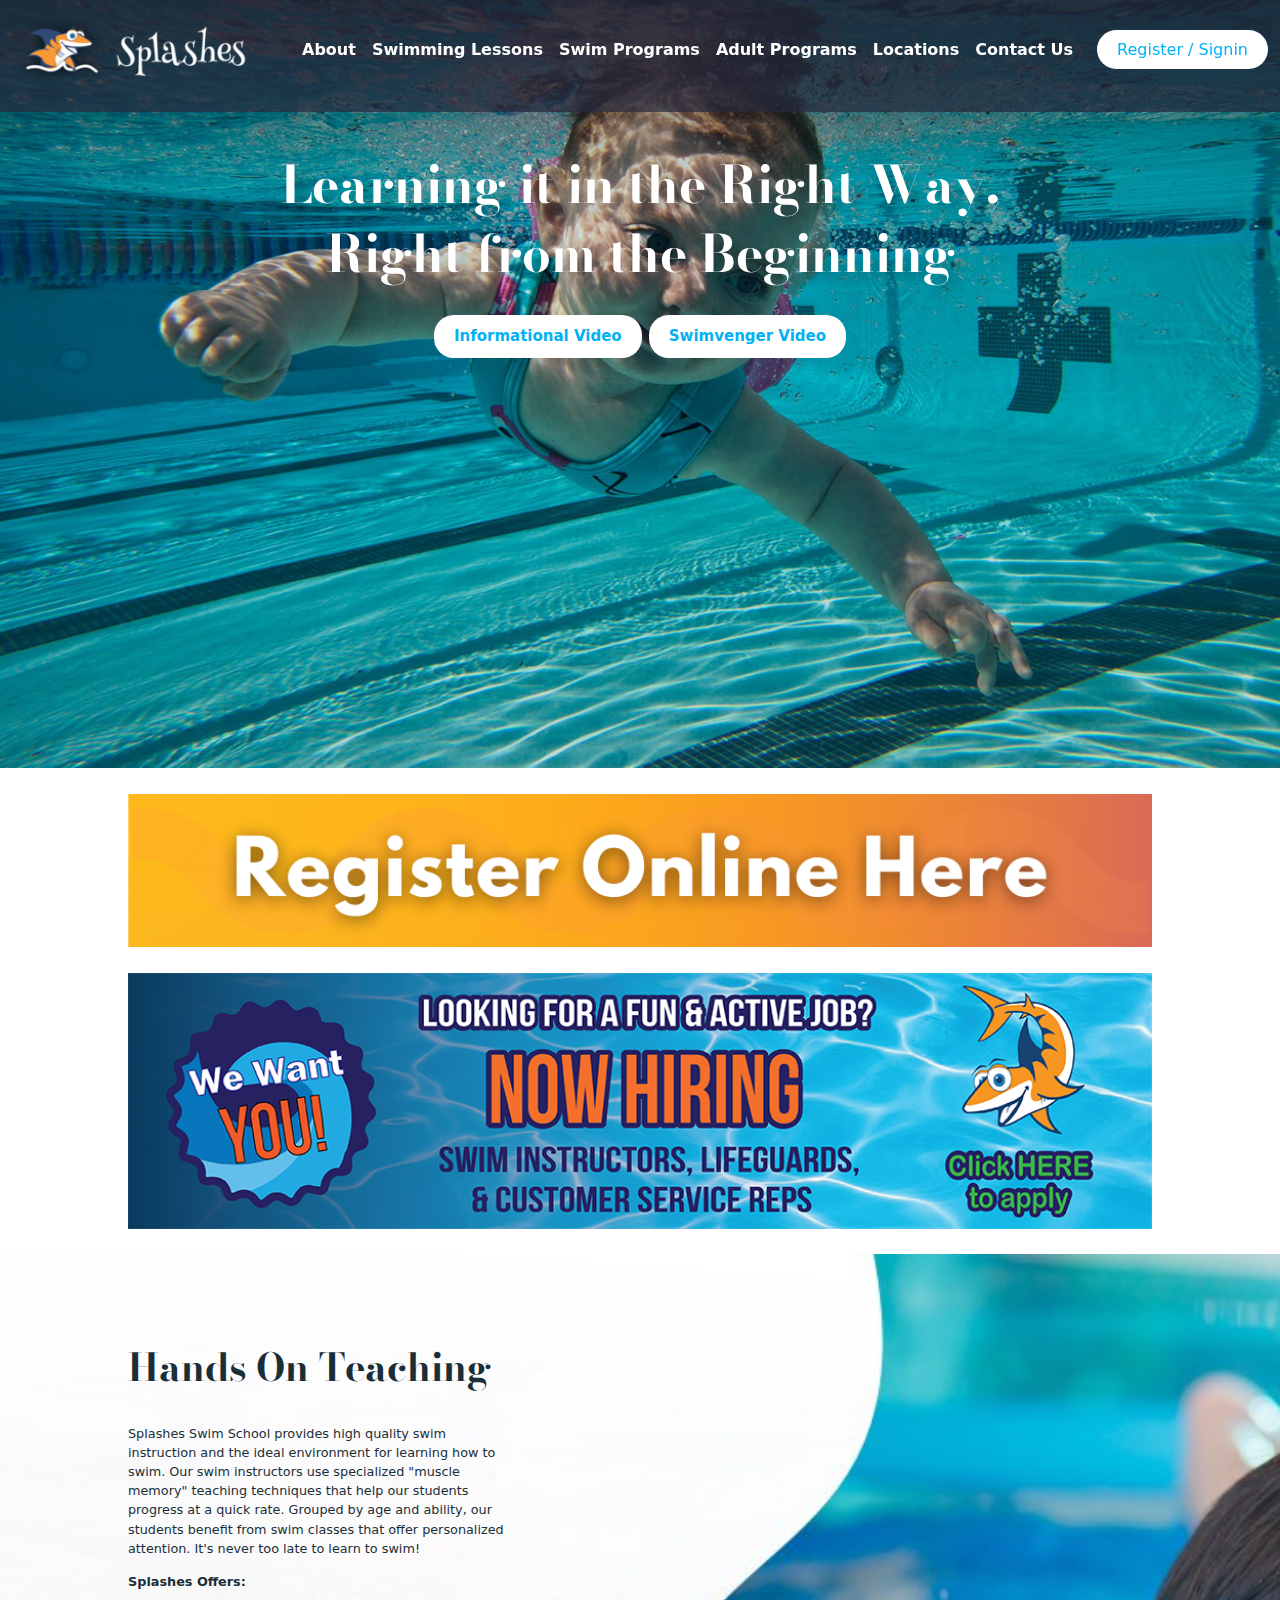
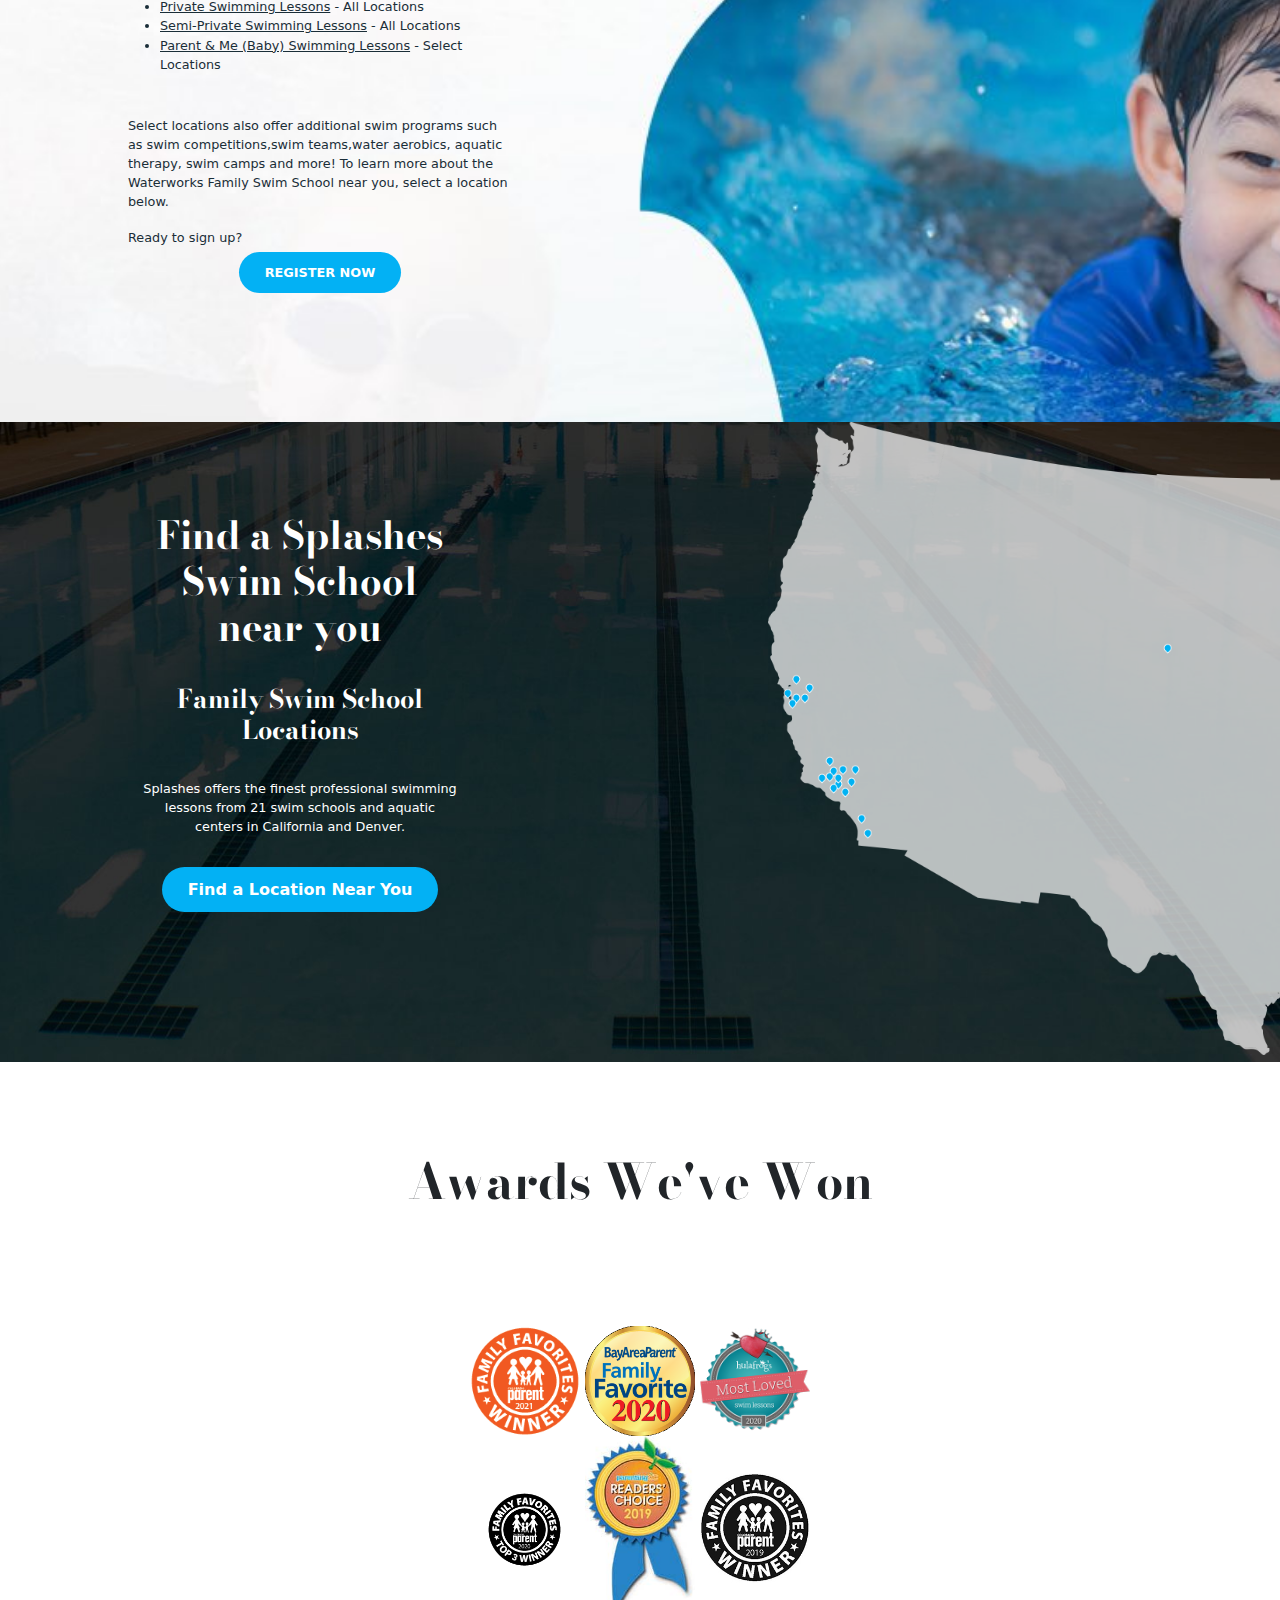
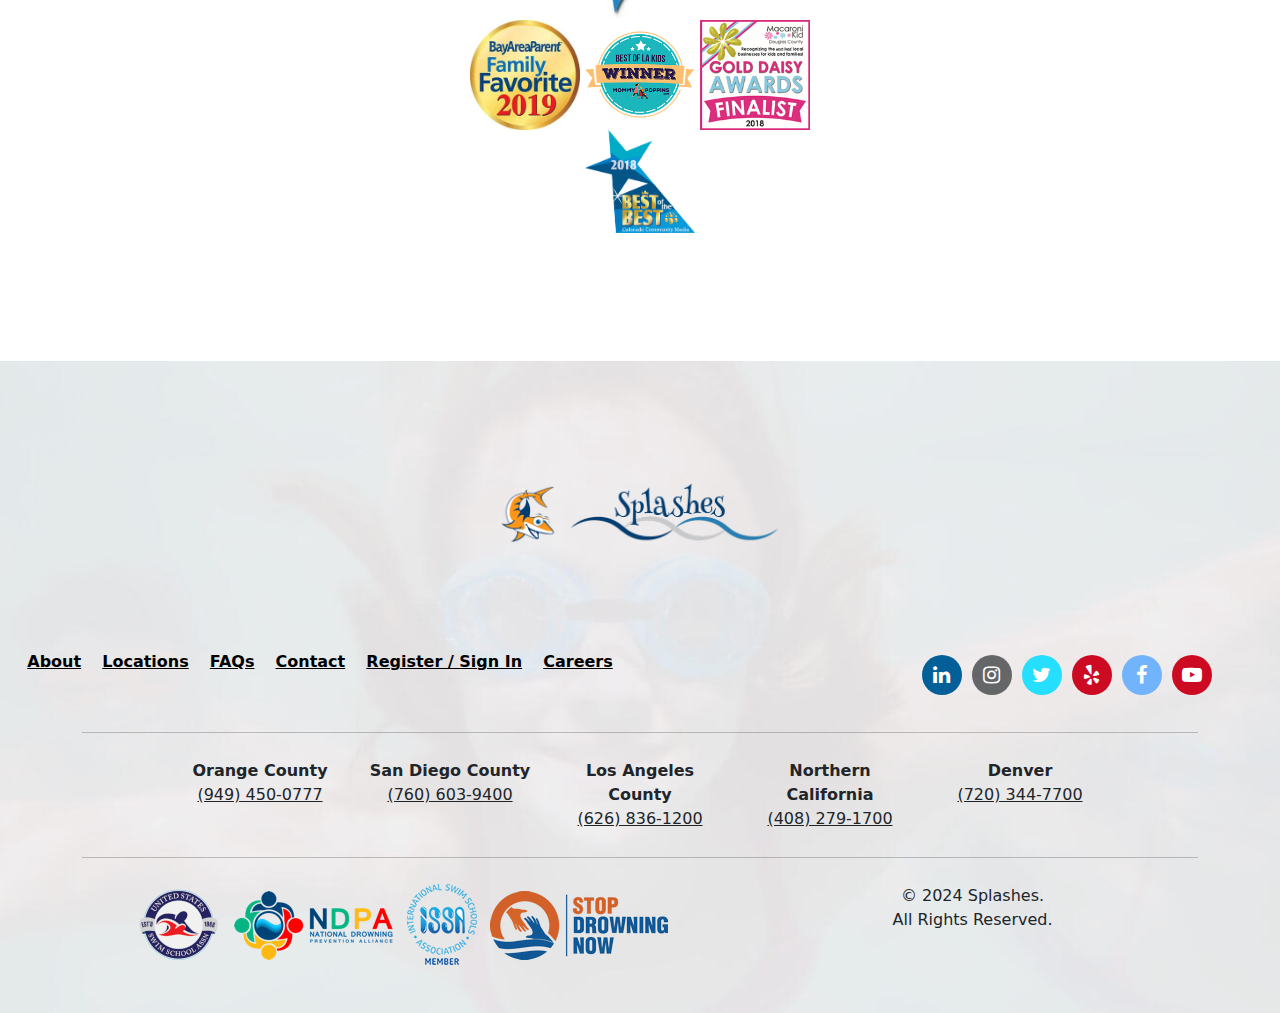
<file: index.html>
<!DOCTYPE html>
<html lang="en">
<head>
    <meta charset="UTF-8">
    <meta name="viewport" content="width=device-width, initial-scale=1.0">
    <title>Homepage</title>
    <!-- Font Awesome -->
    <link rel="stylesheet" href="https://cdnjs.cloudflare.com/ajax/libs/font-awesome/4.7.0/css/font-awesome.min.css">
    <link href="https://cdn.jsdelivr.net/npm/bootstrap@5.3.3/dist/css/bootstrap.min.css" rel="stylesheet">
    <link rel="stylesheet" href="css/style.css">
    <style>

        /* awards-we-won */
          #awards-we-won img {
          width: 110px; /* Adjust the width as per your design */
          height: auto; /* Maintain aspect ratio */
        }
          #awards-we-won {
          text-align: center; /* Center align all content inside the awards-we-won container */
          margin-bottom: 10vw;
        }
          #awards-we-won h1{
            font-size: 3.8vw;
            font-family: Bodoni Moda;
            font-weight: bold;
            padding-bottom: 2vw;
            margin: 7vw auto;
          }

    </style>
</head>
<body id="home">
  <header class="sticky-top">
    <nav class="navbar navbar-expand-xl nav-color" data-bs-theme="dark">
        <div class="container-fluid">
          <a class="navbar-brand" href="index.html">
            <img src="./assets/Graphics/logo-small-2.png" alt="logo splashes" class="img-fluid">
          </a>
          <button class="navbar-toggler" type="button" data-bs-toggle="collapse" data-bs-target="#navbarSupportedContent" aria-controls="navbarSupportedContent" aria-expanded="false" aria-label="Toggle navigation">
            <span class="navbar-toggler-icon"></span>
          </button>
          <div class="collapse navbar-collapse" id="navbarSupportedContent">
            <ul class="navbar-nav mx-auto mb-2 mb-xl-0">
              <li class="nav-item">
                <a class="nav-link" aria-current="page" href="about.html">About</a>
              </li>
              <li class="nav-item">
                <a class="nav-link" href="swimmingLessons.html">Swimming Lessons</a>
              </li>
              <li class="nav-item">
                <a class="nav-link" href="swimmingProgram.html">Swim Programs</a>
              </li>
              <li class="nav-item">
                <a class="nav-link" href="adult_program.html">Adult Programs</a>
              </li>
              <li class="nav-item dropdown">
                <a id="locationLink" class="nav-link dropdown-toggle" role="button" aria-expanded="false">
                  Locations
                </a>
                <div class="dropdown-menu">
                  <div class="row">
                    <div class="col-xl-4 col-6">
                      <h6 class="dropdown-header">Orange County</h6>
                      <a class="dropdown-item" href="#">Anaheim Hills @ LA Fitness</a>
                      <a class="dropdown-item" href="#">Huntington Beach</a>
                      <a class="dropdown-item" href="#">Irvine</a>
                      <a class="dropdown-item" href="#">Yorba Linda @ LA Fitness</a>
                    </div>
                    <div class="col-xl-4 col-6">
                      <h6 class="dropdown-header">San Gabriel Valley</h6>
                      <a class="dropdown-item" href="#">Alhambra-Fremont @ LA Fitness</a>
                      <a class="dropdown-item" href="#">Arcadia @ LA Fitness</a>
                      <a class="dropdown-item" href="#">Diamond Bar @ LA Fitness</a>
                      <a class="dropdown-item" href="#">Pasadena</a>
                      <a class="dropdown-item" href="#">West Covina @ LA Fitness</a>
                    </div>
                    <div class="col-xl-4 col-6">
                      <h6 class="dropdown-header">Silicon Valley</h6>
                      <a class="dropdown-item" href="#">North San Jose @ City Sports Club</a>
                      <a class="dropdown-item" href="#">San Jose-Almaden @ City Sports Club</a>
                      <a class="dropdown-item" href="#">San Jose-Bascom</a>
                      <a class="dropdown-item" href="#">San Jose-Blossom Hill @ City Sports Club</a>
                      <a class="dropdown-item" href="#">Sunnyvale @ City Sports Club</a>
                    </div>
                    <div class="col-xl-4 col-6">
                      <h6 class="dropdown-header">San Diego County</h6>
                      <a class="dropdown-item" href="#">Carlsbad</a>
                      <a class="dropdown-item" href="#">Poway @ LA Fitness</a>
                    </div>
                    <div class="col-xl-4 col-6">
                      <h6 class="dropdown-header">Los Angeles County</h6>
                      <a class="dropdown-item" href="#">Culver City @ LA Fitness</a>
                      <a class="dropdown-item" href="#">Harbor City @ LA Fitness</a>
                    </div>
                    <div class="col-xl-4 col-6">
                      <h6 class="dropdown-header">Alameda County</h6>
                      <a class="dropdown-item" href="#">Hayward @ City Sports Club</a>
                    </div>
                    <div class="col-xl-4 col-6">
                      <h6 class="dropdown-header">San Francisco</h6>
                      <a class="dropdown-item" href="#">San Francisco-20th Avenue @ City Sports Club</a>
                    </div>
                    <div class="col-xl-4 col-6">
                      <h6 class="dropdown-header">Denver</h6>
                      <a class="dropdown-item" href="#">Highlands Ranch</a>
                    </div>
                  </div>
                </div>
              </li>
              <li class="nav-item">
                <a class="nav-link" href="contact.html">Contact Us</a>
              </li>
            </ul>
            <div class="signin-signup">
                <a href="#" class="btn-white text-decoration-none" data-bs-toggle="modal" data-bs-target="#regSigin">Register / Signin</a>
            </div>
          </div>
        </div>
      </nav>
</header>





    <main>
        <div class="background-image">
            <div id="home_slogan">
                <h1>Learning it in the Right Way,</h1>
                <h1>Right from the Beginning</h1>
            </div>
            <div class="container" id="home_button2">
                  <a href="#" class="btn-white text-decoration-none">Informational Video</a>
                  <a href="#" class="btn-white text-decoration-none">Swimvenger Video</a>
            </div>
        </div>

        <div id="ads-banner">
          <img src="assets/images/register-online-here-banner.png" alt="register-online-here-banner">
          <img src="assets/images/ww-site-hiring-banner-resized.png" alt="ww-site-hiring-banner-resized">
        </div>

        <div id="hands-on-teaching">
          <div id="words-container">
            <h1>Hands On Teaching</h1>
            <p>Splashes Swim School provides high quality swim
              instruction and the ideal environment for learning
              how to swim. Our swim instructors use specialized
              "muscle memory" teaching techniques that help our
              students progress at a quick rate. Grouped by age
              and ability, our students benefit from swim classes
              that offer personalized attention. It's never too late to
              learn to swim!
              </p>
            <h3>Splashes Offers:</h3>
            <ul>
              <li><a href="#">Private Swimming Lessons</a> - All Locations</li>
              <li><a href="#">Semi-Private Swimming Lessons</a> - All Locations</li>
              <li><a href="#">Parent & Me (Baby) Swimming Lessons</a> - Select Locations</li>
            </ul>
            <p>Select locations also offer additional swim programs
              such as swim competitions,swim teams,water
              aerobics, aquatic therapy, swim camps and more! To
              learn more about the Waterworks Family Swim
              School near you, select a location below.
              </p>
            <p>Ready to sign up?</p>
            <div class="register-now">
              <a href="#" class="btn-blue text-decoration-none">REGISTER NOW</a>
            </div>
          </div>
        </div>

        <div class="container-fluid" id="our-location">
          <div id="words-container2">
            <h1>Find a Splashes Swim School near you</h1>
            <h3>Family Swim School Locations</h3>
            <p>Splashes offers the finest professional swimming
              lessons from 21 swim schools and aquatic centers in
              California and Denver.
              </p>
              <div class="find-location">
                <a href="#" class="btn-blue text-decoration-none">Find a Location Near You</a>
              </div>
          </div>
          <div id="location-map">
            <img src="assets/images/home-our-locations-map.png" alt="home-our-locations-map">
          </div>
        </div>

        <div class="container" id="awards-we-won">
          <h1>Awards We've Won</h1>
          <div class="row">
              <div class="col-sm-1 col-4"></div>
              <div class="col-sm-10 col-4">
                  <img src="assets/images/awards/colorado-parenting-family-fav2021.png" alt="colorado-parenting-family-fav2021.png">
                  <img src="assets/images/awards/bay-area-parent-gold2020.png" alt="bay-area-parent-gold2020.png">
                  <img src="assets/images/awards/mla-swim-lessons-winner-2020-250x250.png" alt="mla-swim-lessons-winner-2020-250x250.png">
              </div>
              <div class="col-sm-1 col-4"></div>
              <div class="col-sm-1 col-4">
              </div>
              <div class="col-sm-10 col-4">
                  <img src="assets/images/awards/colorado-parenting-family-fav2020.png" alt="colorado-parenting-family-fav2020.png">
                  <img src="assets/images/awards/website-parenting-oc-2019.jpeg" alt="website-parenting-oc-2019.jpeg">
                  <img src="assets/images/awards/colorado-parenting-family-fav2019.jpeg" alt="colorado-parenting-family-fav2019.jpeg">
              </div>
              <div class="col-sm-1 col-4"></div>
              <div class="col-sm-1 col-4"></div>
              <div class="col-sm-10 col-4">
                 <img src="assets/images/awards/bay-area-parent-2019.jpeg" alt="bay-area-parent-2019.jpeg">
                 <img src="assets/images/awards/best-of-la-kids-winner.jpeg" alt="best-of-la-kids-winner.jpeg">
                 <img src="assets/images/awards/gold-daisy-award-finalist-2018.jpeg" alt="gold-daisy-award-finalist-2018.jpeg">
              </div>
              <div class="col-sm-1 col-4"></div>
              <div class="col-sm-1 col-4"></div>
              <div class="col-sm-10 col-4">
                  <img src="assets/images/awards/best-of-the-best-2018.jpeg" alt="best-of-the-best-2018.jpeg">
              </div>
          </div>
      </div>
    </main>






    <footer class="container-fluid">
        <div id="splashes" class="d-flex justify-content-center align-items-center">
            <img src="assets/images/wave-small.png" alt="wave-small">
        </div>
        
        <div class="row">
            <div class="col-xl-6 text-center mb-3">
                <a href="#" class="page_link p-2">About</a>
                <a href="#" class="page_link p-2">Locations</a>
                <a href="#" class="page_link p-2">FAQs</a>
                <a href="#" class="page_link p-2">Contact</a>
                <a href="#" class="page_link p-2">Register / Sign In</a>
                <a href="#" class="page_link p-2">Careers</a>
            </div>
            <div class="col-xl-2"></div>
            <div class="col-xl-4 social mb-3">
                <a href="#" class="fa fa-linkedin"></a>
                <a href="#" class="fa fa-instagram"></a>
                <a href="#" class="fa fa-twitter"></a>
                <a href="#" class="fa fa-yelp"></a>
                <a href="#" class="fa fa-facebook"></a>
                <a href="#" class="fa fa-youtube-play"></a>
            </div>
        </div>
        
        <div class="container contacts">
            <hr>
            <div class="row justify-content-center text-center">
                <div class="col-xl-2">
                    <span class="county">Orange County</span><br>
                    <span class="phone">(949) 450-0777</span>
                </div>
                <div class="col-xl-2">
                    <span class="county">San Diego County</span><br>
                    <span class="phone">(760) 603-9400</span>
                </div>
                <div class="col-xl-2">
                    <span class="county">Los Angeles County</span><br>
                    <span class="phone">(626) 836-1200</span>
                </div>
                <div class="col-xl-2">
                    <span class="county">Northern California</span><br>
                    <span class="phone">(408) 279-1700</span>
                </div>
                <div class="col-xl-2">
                    <span class="county">Denver</span><br>
                    <span class="phone">(720) 344-7700</span>
                </div>
            </div>
            <hr>
            <div class="row">
                <div class="col-sm-7">
                    <ul id="logos" class="list-inline">
                        <li class="logo list-inline-item">
                            <img src="assets/images/footer-usssa-logo-2.png" alt="usssa">
                        </li>
                        <li class="logo list-inline-item">
                            <img src="assets/images/footer-ndpa-logo.png" alt="ndpa">
                        </li>
                        <li class="logo list-inline-item">
                            <img src="assets/images/footer-member-issa-logo.png" alt="member">
                        </li>
                        <li class="logo list-inline-item">
                            <img src="assets/images/footer-stop-drowning-now-logo.png" alt="stop-drowning-now">
                        </li>
                    </ul>
                </div>
                <div class="col-sm-5 footer-text" id="disclaimer">
                    &copy; 2024 Splashes.<br>
                    All Rights Reserved.
                </div>
            </div>
        </div>
    </footer>

    <!-- Modal -->
    <div class="modal-section">
      <div class="modal fade" id="regSigin" tabindex="-1" aria-labelledby="exampleModalLabel" aria-hidden="true">
          <div class="modal-img">
              <img src="./assets/Graphics/shark-full.png" alt="modal-img" class="img-fluid">
          </div>

          <div class="modal-dialog">
              <div class="modal-content">
                  <div class="modal-header">
                      <h1 class="modal-title mx-auto fs-5" id="exampleModalLabel">SIGN IN</h1>
                      <button type="button" class="btn-close" data-bs-dismiss="modal" aria-label="Close"></button>
                  </div>
                  <div class="modal-body">
                      <form class="row g-3 needs-validation" novalidate>
                          <div class="col-md-12">
                              <label for="validationCustom01" class="form-label">Email</label>
                              <input type="email" class="form-control" id="validationCustom01" value=""
                                  placeholder="Your Email" required>
                              <div class="invalid-feedback">
                                  Check your email!
                              </div>
                          </div>
                          <div class="col-md-12">
                              <label for="validationCustom02" class="form-label">Password</label>
                              <input type="password" class="form-control" id="validationCustom02" value=""
                                  placeholder="Your Password" required>
                              <div class="invalid-feedback">
                                  Please provide a valid password.
                              </div>
                              <div class="col-md-12 text-end">
                                  <a href="#">Forget Password?</a>
                              </div>
                              <div class="col-md-12 mt-2">
                                  <button type="submit" class="btn btn-primary btn-transparent w-100">Sign In</button>
                      </form>
                  </div>
                  <div class="col-md-12 mt-2">
                      <button type="button" class="btn btn-primary btn-transparent w-100">Sign Up</button>
                  </div>
              </div>
          </div>
      </div>
  </div>
  </div>
  </div>

    <script src="https://ajax.googleapis.com/ajax/libs/jquery/3.5.1/jquery.min.js"></script>
    <script src="https://cdnjs.cloudflare.com/ajax/libs/popper.js/1.16.0/umd/popper.min.js"></script>
    <script src="https://cdn.jsdelivr.net/npm/bootstrap@5.3.3/dist/js/bootstrap.bundle.min.js"></script>
    <script src="js/script.js"></script>

</body>
</html>
</file>
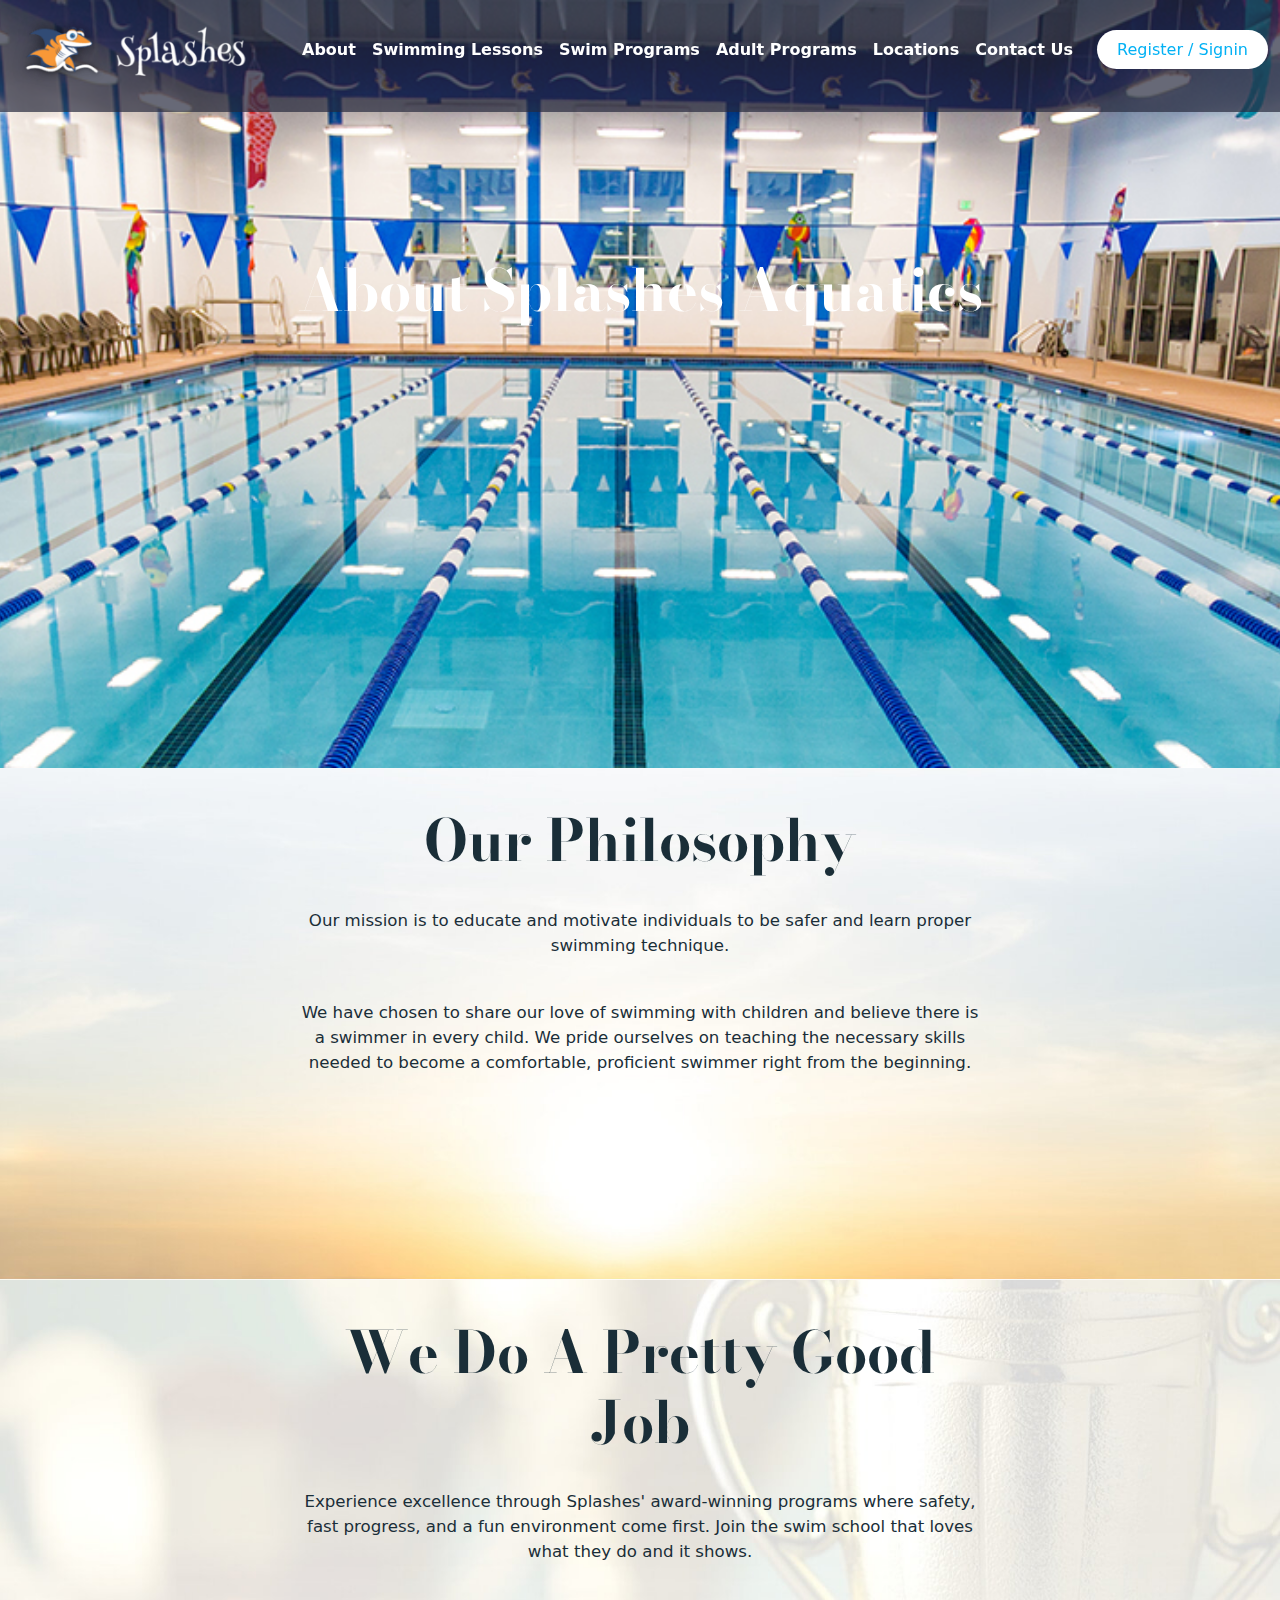
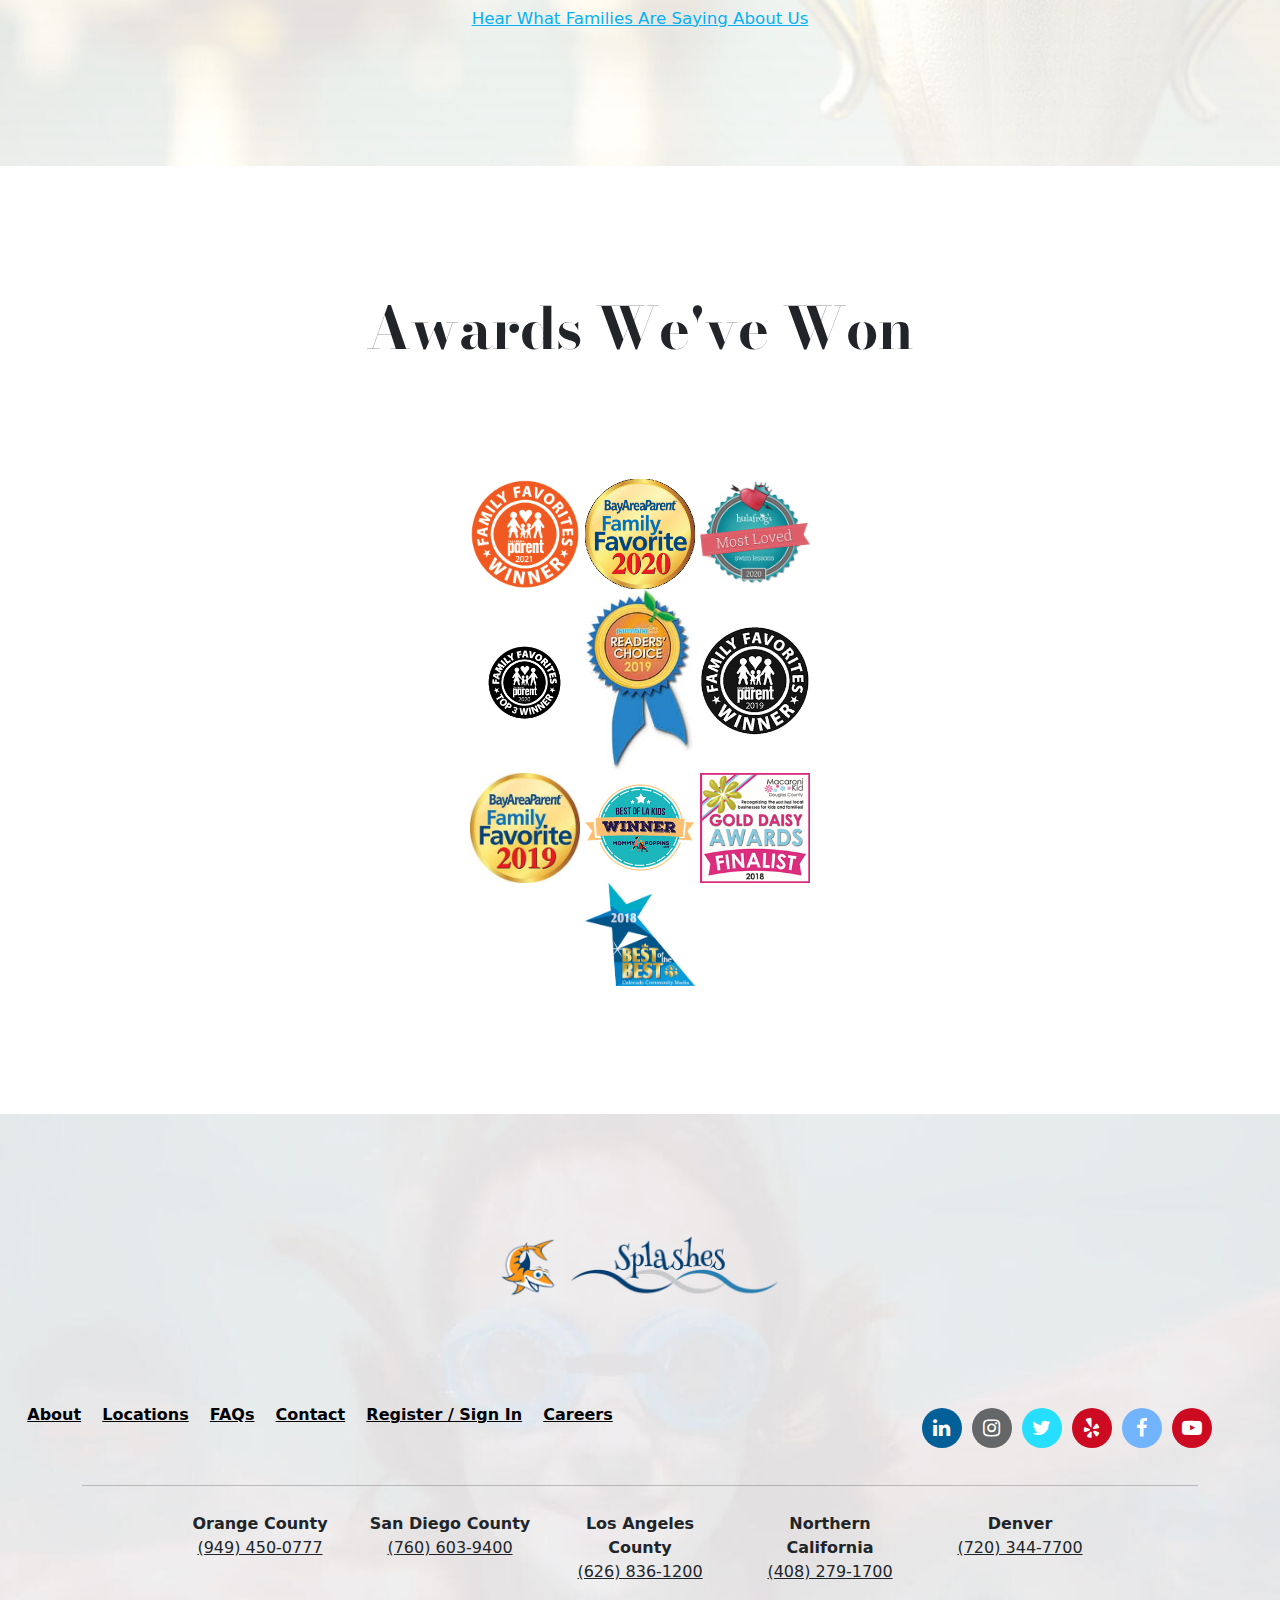
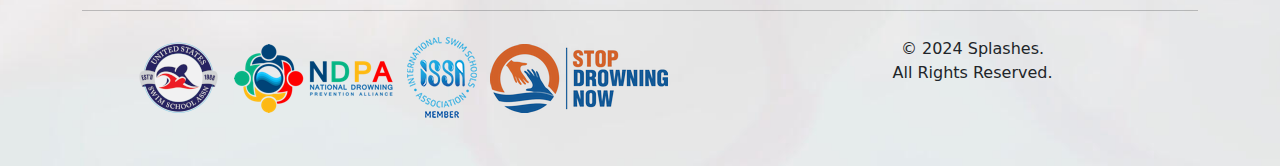
<file: About.html>
<!DOCTYPE html>
<html lang="en">
<head>
    <meta charset="UTF-8">
    <meta name="viewport" content="width=device-width, initial-scale=1.0">
    <title>Homepage</title>
    <!-- Font Awesome -->
    <link rel="stylesheet" href="https://cdnjs.cloudflare.com/ajax/libs/font-awesome/4.7.0/css/font-awesome.min.css">
    <link href="https://cdn.jsdelivr.net/npm/bootstrap@5.3.3/dist/css/bootstrap.min.css" rel="stylesheet">
    <link rel="stylesheet" href="css/style.css">
</head>
<body id="about">
  <header class="sticky-top">
    <nav class="navbar navbar-expand-xl nav-color" data-bs-theme="dark">
        <div class="container-fluid">
          <a class="navbar-brand" href="index.html">
            <img src="./assets/Graphics/logo-small-2.png" alt="logo splashes" class="img-fluid">
          </a>
          <button class="navbar-toggler" type="button" data-bs-toggle="collapse" data-bs-target="#navbarSupportedContent" aria-controls="navbarSupportedContent" aria-expanded="false" aria-label="Toggle navigation">
            <span class="navbar-toggler-icon"></span>
          </button>
          <div class="collapse navbar-collapse" id="navbarSupportedContent">
            <ul class="navbar-nav mx-auto mb-2 mb-xl-0">
              <li class="nav-item">
                <a class="nav-link" aria-current="page" href="about.html">About</a>
              </li>
              <li class="nav-item">
                <a class="nav-link" href="swimmingLessons.html">Swimming Lessons</a>
              </li>
              <li class="nav-item">
                <a class="nav-link" href="swimmingProgram.html">Swim Programs</a>
              </li>
              <li class="nav-item">
                <a class="nav-link" href="adult_program.html">Adult Programs</a>
              </li>
              <li class="nav-item dropdown">
                <a id="locationLink" class="nav-link dropdown-toggle" role="button" aria-expanded="false">
                  Locations
                </a>
                <div class="dropdown-menu">
                  <div class="row">
                    <div class="col-xl-4 col-6">
                      <h6 class="dropdown-header">Orange County</h6>
                      <a class="dropdown-item" href="#">Anaheim Hills @ LA Fitness</a>
                      <a class="dropdown-item" href="#">Huntington Beach</a>
                      <a class="dropdown-item" href="#">Irvine</a>
                      <a class="dropdown-item" href="#">Yorba Linda @ LA Fitness</a>
                    </div>
                    <div class="col-xl-4 col-6">
                      <h6 class="dropdown-header">San Gabriel Valley</h6>
                      <a class="dropdown-item" href="#">Alhambra-Fremont @ LA Fitness</a>
                      <a class="dropdown-item" href="#">Arcadia @ LA Fitness</a>
                      <a class="dropdown-item" href="#">Diamond Bar @ LA Fitness</a>
                      <a class="dropdown-item" href="#">Pasadena</a>
                      <a class="dropdown-item" href="#">West Covina @ LA Fitness</a>
                    </div>
                    <div class="col-xl-4 col-6">
                      <h6 class="dropdown-header">Silicon Valley</h6>
                      <a class="dropdown-item" href="#">North San Jose @ City Sports Club</a>
                      <a class="dropdown-item" href="#">San Jose-Almaden @ City Sports Club</a>
                      <a class="dropdown-item" href="#">San Jose-Bascom</a>
                      <a class="dropdown-item" href="#">San Jose-Blossom Hill @ City Sports Club</a>
                      <a class="dropdown-item" href="#">Sunnyvale @ City Sports Club</a>
                    </div>
                    <div class="col-xl-4 col-6">
                      <h6 class="dropdown-header">San Diego County</h6>
                      <a class="dropdown-item" href="#">Carlsbad</a>
                      <a class="dropdown-item" href="#">Poway @ LA Fitness</a>
                    </div>
                    <div class="col-xl-4 col-6">
                      <h6 class="dropdown-header">Los Angeles County</h6>
                      <a class="dropdown-item" href="#">Culver City @ LA Fitness</a>
                      <a class="dropdown-item" href="#">Harbor City @ LA Fitness</a>
                    </div>
                    <div class="col-xl-4 col-6">
                      <h6 class="dropdown-header">Alameda County</h6>
                      <a class="dropdown-item" href="#">Hayward @ City Sports Club</a>
                    </div>
                    <div class="col-xl-4 col-6">
                      <h6 class="dropdown-header">San Francisco</h6>
                      <a class="dropdown-item" href="#">San Francisco-20th Avenue @ City Sports Club</a>
                    </div>
                    <div class="col-xl-4 col-6">
                      <h6 class="dropdown-header">Denver</h6>
                      <a class="dropdown-item" href="#">Highlands Ranch</a>
                    </div>
                  </div>
                </div>
              </li>
              <li class="nav-item">
                <a class="nav-link" href="contact.html">Contact Us</a>
              </li>
            </ul>
            <div class="signin-signup">
                <a href="#" class="btn-white text-decoration-none" data-bs-toggle="modal" data-bs-target="#regSigin">Register / Signin</a>
            </div>
          </div>
        </div>
      </nav>
  </header>

    <main>
        <div id="about-us-hero">
            <h1>About Splashes Aquatics  </h1>
        </div>
        <div id="about-our-philosophy">
            <div>
                <h1>Our Philosophy</h1>
                <p>Our mission is to educate and motivate individuals to be safer and learn proper swimming technique.</p>
                <p>We have chosen to share our love of swimming with children and believe there is a swimmer in every child. We pride ourselves on teaching the necessary skills needed to become a comfortable, proficient swimmer right from the beginning.</p>
            </div>
        </div>
        <div id="about-we-do-a-pretty-good-job">
            <div>
                <h1>We Do A Pretty Good Job</h1>
                <p>Experience excellence through Splashes' award-winning programs where safety, fast progress, and a fun environment come first. Join the swim school that loves what they do and it shows.</p>
                <a href="#">Hear What Families Are Saying About Us</a>
            </div>                
            </div>
        </div>


        <div class="container" id="awards-we-won">
          <h1>Awards We've Won</h1>
          <div class="row">
              <div class="col-sm-1 col-4"></div>
              <div class="col-sm-10 col-4">
                  <img src="assets/images/awards/colorado-parenting-family-fav2021.png" alt="colorado-parenting-family-fav2021.png">
                  <img src="assets/images/awards/bay-area-parent-gold2020.png" alt="bay-area-parent-gold2020.png">
                  <img src="assets/images/awards/mla-swim-lessons-winner-2020-250x250.png" alt="mla-swim-lessons-winner-2020-250x250.png">
              </div>
              <div class="col-sm-1 col-4"></div>
              <div class="col-sm-1 col-4">
              </div>
              <div class="col-sm-10 col-4">
                  <img src="assets/images/awards/colorado-parenting-family-fav2020.png" alt="colorado-parenting-family-fav2020.png">
                  <img src="assets/images/awards/website-parenting-oc-2019.jpeg" alt="website-parenting-oc-2019.jpeg">
                  <img src="assets/images/awards/colorado-parenting-family-fav2019.jpeg" alt="colorado-parenting-family-fav2019.jpeg">
              </div>
              <div class="col-sm-1 col-4"></div>
              <div class="col-sm-1 col-4"></div>
              <div class="col-sm-10 col-4">
                 <img src="assets/images/awards/bay-area-parent-2019.jpeg" alt="bay-area-parent-2019.jpeg">
                 <img src="assets/images/awards/best-of-la-kids-winner.jpeg" alt="best-of-la-kids-winner.jpeg">
                 <img src="assets/images/awards/gold-daisy-award-finalist-2018.jpeg" alt="gold-daisy-award-finalist-2018.jpeg">
              </div>
              <div class="col-sm-1 col-4"></div>
              <div class="col-sm-1 col-4"></div>
              <div class="col-sm-10 col-4">
                  <img src="assets/images/awards/best-of-the-best-2018.jpeg" alt="best-of-the-best-2018.jpeg">
              </div>
          </div>
      </div>
    </main>






    <footer class="container-fluid">
        <div id="splashes" class="d-flex justify-content-center align-items-center">
            <img src="assets/images/wave-small.png" alt="wave-small">
        </div>
        
        <div class="row">
            <div class="col-xl-6 text-center mb-3">
                <a href="#" class="page_link p-2">About</a>
                <a href="#" class="page_link p-2">Locations</a>
                <a href="#" class="page_link p-2">FAQs</a>
                <a href="#" class="page_link p-2">Contact</a>
                <a href="#" class="page_link p-2">Register / Sign In</a>
                <a href="#" class="page_link p-2">Careers</a>
            </div>
            <div class="col-xl-2"></div>
            <div class="col-xl-4 social mb-3">
                <a href="#" class="fa fa-linkedin"></a>
                <a href="#" class="fa fa-instagram"></a>
                <a href="#" class="fa fa-twitter"></a>
                <a href="#" class="fa fa-yelp"></a>
                <a href="#" class="fa fa-facebook"></a>
                <a href="#" class="fa fa-youtube-play"></a>
            </div>
        </div>
        
        <div class="container contacts">
            <hr>
            <div class="row justify-content-center text-center">
                <div class="col-xl-2">
                    <span class="county">Orange County</span><br>
                    <span class="phone">(949) 450-0777</span>
                </div>
                <div class="col-xl-2">
                    <span class="county">San Diego County</span><br>
                    <span class="phone">(760) 603-9400</span>
                </div>
                <div class="col-xl-2">
                    <span class="county">Los Angeles County</span><br>
                    <span class="phone">(626) 836-1200</span>
                </div>
                <div class="col-xl-2">
                    <span class="county">Northern California</span><br>
                    <span class="phone">(408) 279-1700</span>
                </div>
                <div class="col-xl-2">
                    <span class="county">Denver</span><br>
                    <span class="phone">(720) 344-7700</span>
                </div>
            </div>
            <hr>
            <div class="row">
                <div class="col-sm-7">
                    <ul id="logos" class="list-inline">
                        <li class="logo list-inline-item">
                            <img src="assets/images/footer-usssa-logo-2.png" alt="usssa">
                        </li>
                        <li class="logo list-inline-item">
                            <img src="assets/images/footer-ndpa-logo.png" alt="ndpa">
                        </li>
                        <li class="logo list-inline-item">
                            <img src="assets/images/footer-member-issa-logo.png" alt="member">
                        </li>
                        <li class="logo list-inline-item">
                            <img src="assets/images/footer-stop-drowning-now-logo.png" alt="stop-drowning-now">
                        </li>
                    </ul>
                </div>
                <div class="col-sm-5 footer-text" id="disclaimer">
                    &copy; 2024 Splashes.<br>
                    All Rights Reserved.
                </div>
            </div>
        </div>
    </footer>



    <!-- Modal -->
    <div class="modal-section">
      <div class="modal fade" id="regSigin" tabindex="-1" aria-labelledby="exampleModalLabel" aria-hidden="true">
          <div class="modal-img">
              <img src="./assets/Graphics/shark-full.png" alt="modal-img" class="img-fluid">
          </div>

          <div class="modal-dialog">
              <div class="modal-content">
                  <div class="modal-header">
                      <h1 class="modal-title mx-auto fs-5" id="exampleModalLabel">SIGN IN</h1>
                      <button type="button" class="btn-close" data-bs-dismiss="modal" aria-label="Close"></button>
                  </div>
                  <div class="modal-body">
                      <form class="row g-3 needs-validation" novalidate>
                          <div class="col-md-12">
                              <label for="validationCustom01" class="form-label">Email</label>
                              <input type="email" class="form-control" id="validationCustom01" value=""
                                  placeholder="Your Email" required>
                              <div class="invalid-feedback">
                                  Check your email!
                              </div>
                          </div>
                          <div class="col-md-12">
                              <label for="validationCustom02" class="form-label">Password</label>
                              <input type="password" class="form-control" id="validationCustom02" value=""
                                  placeholder="Your Password" required>
                              <div class="invalid-feedback">
                                  Please provide a valid password.
                              </div>
                              <div class="col-md-12 text-end">
                                  <a href="#">Forget Password?</a>
                              </div>
                              <div class="col-md-12 mt-2">
                                  <button type="submit" class="btn btn-primary btn-transparent w-100">Sign In</button>
                      </form>
                  </div>
                  <div class="col-md-12 mt-2">
                      <button type="button" class="btn btn-primary btn-transparent w-100">Sign Up</button>
                  </div>
              </div>
          </div>
      </div>
  </div>
  </div>
  </div>

    <script src="https://ajax.googleapis.com/ajax/libs/jquery/3.5.1/jquery.min.js"></script>
    <script src="https://cdnjs.cloudflare.com/ajax/libs/popper.js/1.16.0/umd/popper.min.js"></script>
    <script src="https://cdn.jsdelivr.net/npm/bootstrap@5.3.3/dist/js/bootstrap.bundle.min.js"></script>
    <script src="js/script.js"></script>

</body>
</html>
</file>
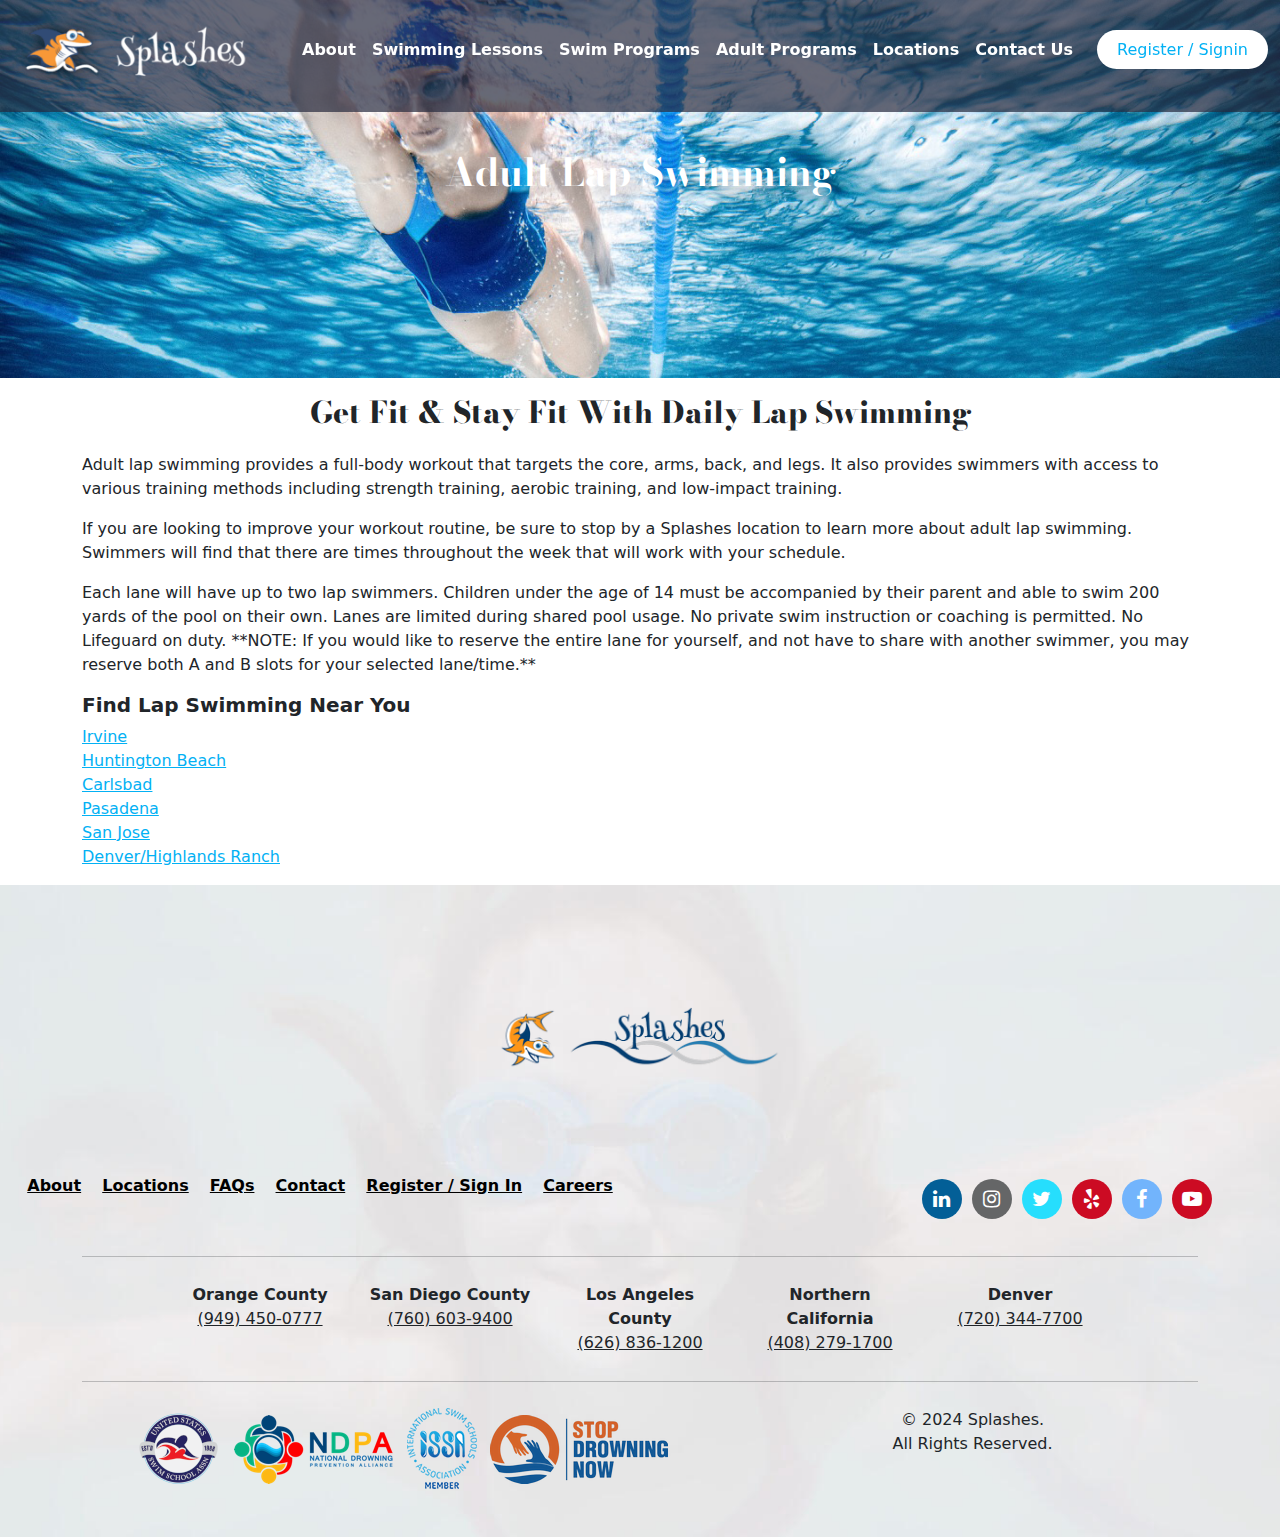
<file: adult_program.html>
<!DOCTYPE html>
<head>
    <meta charset="UTF-8">
    <meta name="viewport" content="width=device-width, initial-scale=1.0">
    <title>Homepage</title>
    <link rel="stylesheet" href="https://cdnjs.cloudflare.com/ajax/libs/font-awesome/4.7.0/css/font-awesome.min.css">
    <link href="https://cdn.jsdelivr.net/npm/bootstrap@5.3.3/dist/css/bootstrap.min.css" rel="stylesheet">
    <link rel="stylesheet" href="css/style.css">
</head>
<body id="adult-program">
  <header class="sticky-top">
    <nav class="navbar navbar-expand-xl nav-color" data-bs-theme="dark">
        <div class="container-fluid">
          <a class="navbar-brand" href="index.html">
            <img src="./assets/Graphics/logo-small-2.png" alt="logo splashes" class="img-fluid">
          </a>
          <button class="navbar-toggler" type="button" data-bs-toggle="collapse" data-bs-target="#navbarSupportedContent" aria-controls="navbarSupportedContent" aria-expanded="false" aria-label="Toggle navigation">
            <span class="navbar-toggler-icon"></span>
          </button>
          <div class="collapse navbar-collapse" id="navbarSupportedContent">
            <ul class="navbar-nav mx-auto mb-2 mb-xl-0">
              <li class="nav-item">
                <a class="nav-link" aria-current="page" href="about.html">About</a>
              </li>
              <li class="nav-item">
                <a class="nav-link" href="swimmingLessons.html">Swimming Lessons</a>
              </li>
              <li class="nav-item">
                <a class="nav-link" href="swimmingProgram.html">Swim Programs</a>
              </li>
              <li class="nav-item">
                <a class="nav-link" href="adult_program.html">Adult Programs</a>
              </li>
              <li class="nav-item dropdown">
                <a id="locationLink" class="nav-link dropdown-toggle" role="button" aria-expanded="false">
                  Locations
                </a>
                <div class="dropdown-menu">
                  <div class="row">
                    <div class="col-xl-4 col-6">
                      <h6 class="dropdown-header">Orange County</h6>
                      <a class="dropdown-item" href="#">Anaheim Hills @ LA Fitness</a>
                      <a class="dropdown-item" href="#">Huntington Beach</a>
                      <a class="dropdown-item" href="#">Irvine</a>
                      <a class="dropdown-item" href="#">Yorba Linda @ LA Fitness</a>
                    </div>
                    <div class="col-xl-4 col-6">
                      <h6 class="dropdown-header">San Gabriel Valley</h6>
                      <a class="dropdown-item" href="#">Alhambra-Fremont @ LA Fitness</a>
                      <a class="dropdown-item" href="#">Arcadia @ LA Fitness</a>
                      <a class="dropdown-item" href="#">Diamond Bar @ LA Fitness</a>
                      <a class="dropdown-item" href="#">Pasadena</a>
                      <a class="dropdown-item" href="#">West Covina @ LA Fitness</a>
                    </div>
                    <div class="col-xl-4 col-6">
                      <h6 class="dropdown-header">Silicon Valley</h6>
                      <a class="dropdown-item" href="#">North San Jose @ City Sports Club</a>
                      <a class="dropdown-item" href="#">San Jose-Almaden @ City Sports Club</a>
                      <a class="dropdown-item" href="#">San Jose-Bascom</a>
                      <a class="dropdown-item" href="#">San Jose-Blossom Hill @ City Sports Club</a>
                      <a class="dropdown-item" href="#">Sunnyvale @ City Sports Club</a>
                    </div>
                    <div class="col-xl-4 col-6">
                      <h6 class="dropdown-header">San Diego County</h6>
                      <a class="dropdown-item" href="#">Carlsbad</a>
                      <a class="dropdown-item" href="#">Poway @ LA Fitness</a>
                    </div>
                    <div class="col-xl-4 col-6">
                      <h6 class="dropdown-header">Los Angeles County</h6>
                      <a class="dropdown-item" href="#">Culver City @ LA Fitness</a>
                      <a class="dropdown-item" href="#">Harbor City @ LA Fitness</a>
                    </div>
                    <div class="col-xl-4 col-6">
                      <h6 class="dropdown-header">Alameda County</h6>
                      <a class="dropdown-item" href="#">Hayward @ City Sports Club</a>
                    </div>
                    <div class="col-xl-4 col-6">
                      <h6 class="dropdown-header">San Francisco</h6>
                      <a class="dropdown-item" href="#">San Francisco-20th Avenue @ City Sports Club</a>
                    </div>
                    <div class="col-xl-4 col-6">
                      <h6 class="dropdown-header">Denver</h6>
                      <a class="dropdown-item" href="#">Highlands Ranch</a>
                    </div>
                  </div>
                </div>
              </li>
              <li class="nav-item">
                <a class="nav-link" href="contact.html">Contact Us</a>
              </li>
            </ul>
            <div class="signin-signup">
                <a href="#" class="btn-white text-decoration-none" data-bs-toggle="modal" data-bs-target="#regSigin">Register / Signin</a>
            </div>
          </div>
        </div>
      </nav>
  </header>

    <!-- Main Content -->
    <div class="hero-image">
      <img src="assets/images/lap-swimming.jpeg" alt="Lap Swimming" class="img-fluid">
        <div class="hero-text">
            <h2>Adult Lap Swimming</h2>
        </div>
    </div>
    <main class="container">
        <div class="text-center mt-3">
            <h3>Get Fit & Stay Fit With Daily Lap Swimming</h3>
            <p class="text-start">
                Adult lap swimming provides a full-body workout that targets the core, arms, back, and legs. It also provides swimmers with access to various training methods including strength training, aerobic training, and low-impact training.
            </p>
            <p class="text-start">
                If you are looking to improve your workout routine, be sure to stop by a Splashes location to learn more about adult lap swimming. Swimmers will find that there are times throughout the week that will work with your schedule.
            </p>
            <p class="text-start">
                Each lane will have up to two lap swimmers. Children under the age of 14 must be accompanied by their parent and able to swim 200 yards of the pool on their own. Lanes are limited during shared pool usage. No private swim instruction or coaching is permitted. No Lifeguard on duty. **NOTE: If you would like to reserve the entire lane for yourself, and not have to share with another swimmer, you may reserve both A and B slots for your selected lane/time.**
            </p>

            <h4 class="text-start">Find Lap Swimming Near You</h4>
            <ul class="text-start list-unstyled">
                <li><a href="#">Irvine</a></li>
                <li><a href="#">Huntington Beach</a></li>
                <li><a href="#">Carlsbad</a></li>
                <li><a href="#">Pasadena</a></li>
                <li><a href="#">San Jose</a></li>
                <li><a href="#">Denver/Highlands Ranch</a></li>
            </ul>
        </div>
    </main>

    <!-- Footer -->
    <footer class="container-fluid">
        <div id="splashes" class="d-flex justify-content-center align-items-center">
            <img src="assets/images/wave-small.png" alt="wave-small">
        </div>
        
        <div class="row">
            <div class="col-xl-6 text-center mb-3">
                <a href="#" class="page_link p-2">About</a>
                <a href="#" class="page_link p-2">Locations</a>
                <a href="#" class="page_link p-2">FAQs</a>
                <a href="#" class="page_link p-2">Contact</a>
                <a href="#" class="page_link p-2">Register / Sign In</a>
                <a href="#" class="page_link p-2">Careers</a>
            </div>
            <div class="col-xl-2"></div>
            <div class="col-xl-4 social mb-3">
                <a href="#" class="fa fa-linkedin"></a>
                <a href="#" class="fa fa-instagram"></a>
                <a href="#" class="fa fa-twitter"></a>
                <a href="#" class="fa fa-yelp"></a>
                <a href="#" class="fa fa-facebook"></a>
                <a href="#" class="fa fa-youtube-play"></a>
            </div>
        </div>
        
        <div class="container contacts">
            <hr>
            <div class="row justify-content-center text-center">
                <div class="col-xl-2">
                    <span class="county">Orange County</span><br>
                    <span class="phone">(949) 450-0777</span>
                </div>
                <div class="col-xl-2">
                    <span class="county">San Diego County</span><br>
                    <span class="phone">(760) 603-9400</span>
                </div>
                <div class="col-xl-2">
                    <span class="county">Los Angeles County</span><br>
                    <span class="phone">(626) 836-1200</span>
                </div>
                <div class="col-xl-2">
                    <span class="county">Northern California</span><br>
                    <span class="phone">(408) 279-1700</span>
                </div>
                <div class="col-xl-2">
                    <span class="county">Denver</span><br>
                    <span class="phone">(720) 344-7700</span>
                </div>
            </div>
            <hr>
            <div class="row">
                <div class="col-sm-7">
                    <ul id="logos" class="list-inline">
                        <li class="logo list-inline-item">
                            <img src="assets/images/footer-usssa-logo-2.png" alt="usssa">
                        </li>
                        <li class="logo list-inline-item">
                            <img src="assets/images/footer-ndpa-logo.png" alt="ndpa">
                        </li>
                        <li class="logo list-inline-item">
                            <img src="assets/images/footer-member-issa-logo.png" alt="member">
                        </li>
                        <li class="logo list-inline-item">
                            <img src="assets/images/footer-stop-drowning-now-logo.png" alt="stop-drowning-now">
                        </li>
                    </ul>
                </div>
                <div class="col-sm-5 footer-text" id="disclaimer">
                    &copy; 2024 Splashes.<br>
                    All Rights Reserved.
                </div>
            </div>
        </div>
    </footer>


    <!-- Modal -->
    <div class="modal-section">
      <div class="modal fade" id="regSigin" tabindex="-1" aria-labelledby="exampleModalLabel" aria-hidden="true">
          <div class="modal-img">
              <img src="./assets/Graphics/shark-full.png" alt="modal-img" class="img-fluid">
          </div>

          <div class="modal-dialog">
              <div class="modal-content">
                  <div class="modal-header">
                      <h1 class="modal-title mx-auto fs-5" id="exampleModalLabel">SIGN IN</h1>
                      <button type="button" class="btn-close" data-bs-dismiss="modal" aria-label="Close"></button>
                  </div>
                  <div class="modal-body">
                      <form class="row g-3 needs-validation" novalidate>
                          <div class="col-md-12">
                              <label for="validationCustom01" class="form-label">Email</label>
                              <input type="email" class="form-control" id="validationCustom01" value=""
                                  placeholder="Your Email" required>
                              <div class="invalid-feedback">
                                  Check your email!
                              </div>
                          </div>
                          <div class="col-md-12">
                              <label for="validationCustom02" class="form-label">Password</label>
                              <input type="password" class="form-control" id="validationCustom02" value=""
                                  placeholder="Your Password" required>
                              <div class="invalid-feedback">
                                  Please provide a valid password.
                              </div>
                              <div class="col-md-12 text-end">
                                  <a href="#">Forget Password?</a>
                              </div>
                              <div class="col-md-12 mt-2">
                                  <button type="submit" class="btn btn-primary btn-transparent w-100">Sign In</button>
                      </form>
                  </div>
                  <div class="col-md-12 mt-2">
                      <button type="button" class="btn btn-primary btn-transparent w-100">Sign Up</button>
                  </div>
              </div>
          </div>
      </div>
  </div>
  </div>
  </div>


    <script src="https://ajax.googleapis.com/ajax/libs/jquery/3.5.1/jquery.min.js"></script>
    <script src="https://cdnjs.cloudflare.com/ajax/libs/popper.js/1.16.0/umd/popper.min.js"></script>
    <script src="https://cdn.jsdelivr.net/npm/bootstrap@5.3.3/dist/js/bootstrap.bundle.min.js"></script>
    <script src="js/script.js"></script>
    </body>
</html>
</file>
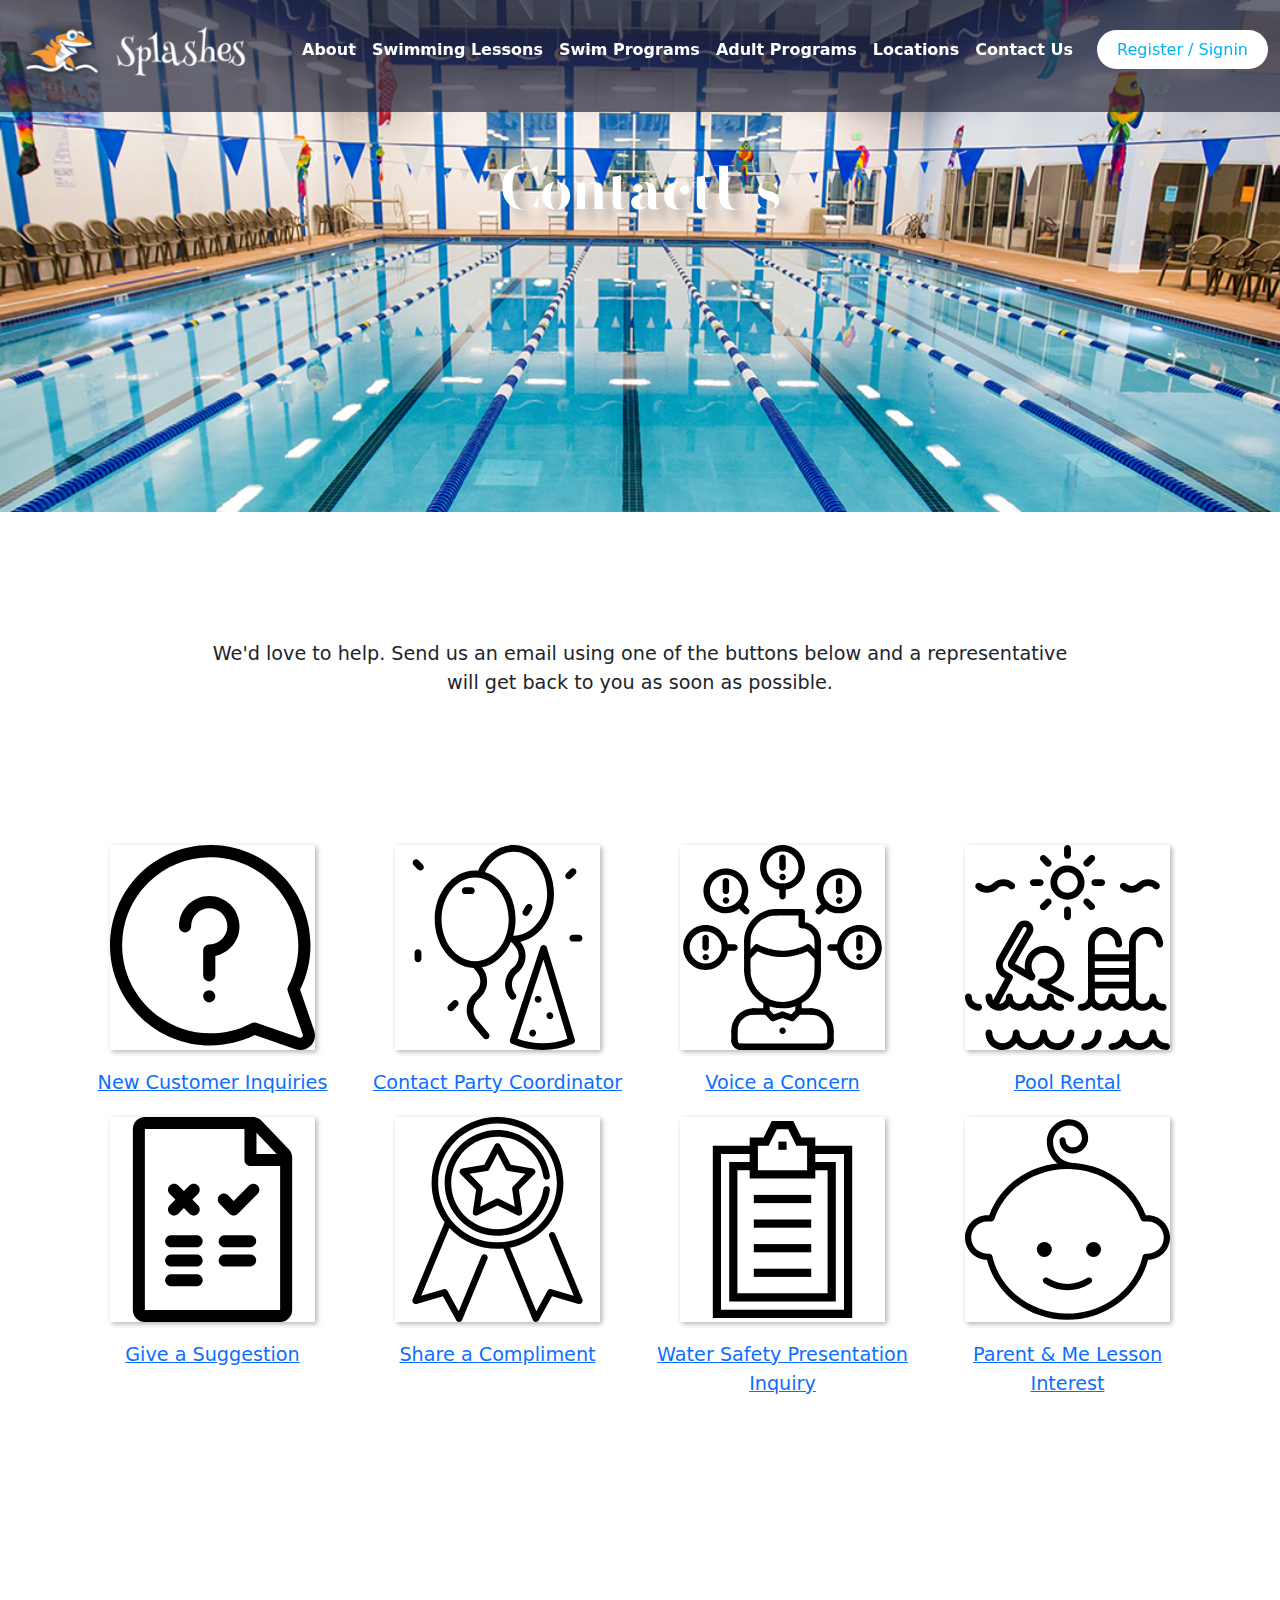
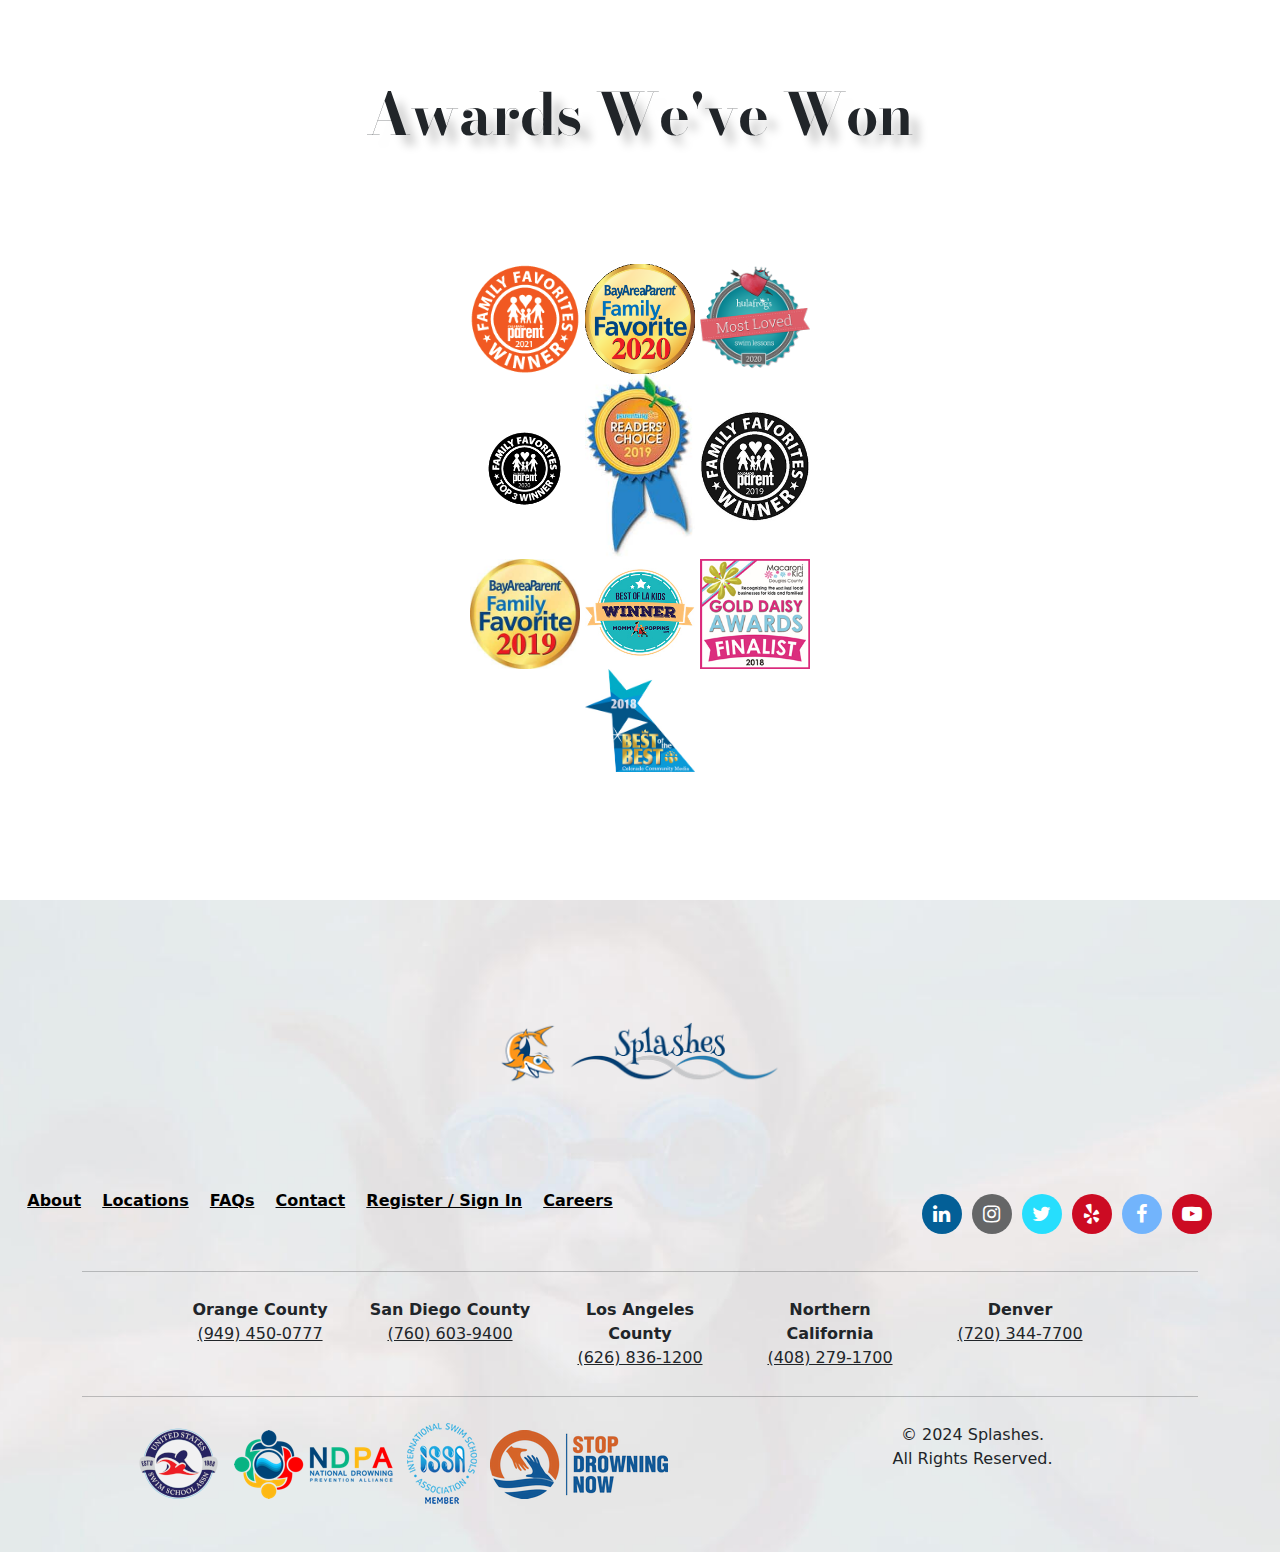
<file: Contact.html>
<!DOCTYPE html>
<html lang="en">
<head>
    <meta charset="UTF-8">
    <meta name="viewport" content="width=device-width, initial-scale=1.0">
    <title>Homepage</title>
    <!-- Font Awesome -->
    <link rel="stylesheet" href="https://cdnjs.cloudflare.com/ajax/libs/font-awesome/4.7.0/css/font-awesome.min.css">
    <link href="https://cdn.jsdelivr.net/npm/bootstrap@5.3.3/dist/css/bootstrap.min.css" rel="stylesheet">
    <link rel="stylesheet" href="css/style.css">
    <style>



        /* awards-we-won */
          #awards-we-won img {
          width: 110px; /* Adjust the width as per your design */
          height: auto; /* Maintain aspect ratio */
        }
          #awards-we-won {
          text-align: center; /* Center align all content inside the awards-we-won container */
          margin-bottom: 10vw;
        }
          #awards-we-won h1{
            font-size: 3.8vw;
            font-family: Bodoni Moda;
            font-weight: bold;
            padding-bottom: 2vw;
            margin: 7vw auto;
        }




    </style>
</head>
<body id="contact">
  <header class="sticky-top">
    <nav class="navbar navbar-expand-xl nav-color" data-bs-theme="dark">
        <div class="container-fluid">
          <a class="navbar-brand" href="index.html">
            <img src="./assets/Graphics/logo-small-2.png" alt="logo splashes" class="img-fluid">
          </a>
          <button class="navbar-toggler" type="button" data-bs-toggle="collapse" data-bs-target="#navbarSupportedContent" aria-controls="navbarSupportedContent" aria-expanded="false" aria-label="Toggle navigation">
            <span class="navbar-toggler-icon"></span>
          </button>
          <div class="collapse navbar-collapse" id="navbarSupportedContent">
            <ul class="navbar-nav mx-auto mb-2 mb-xl-0">
              <li class="nav-item">
                <a class="nav-link" aria-current="page" href="about.html">About</a>
              </li>
              <li class="nav-item">
                <a class="nav-link" href="swimmingLessons.html">Swimming Lessons</a>
              </li>
              <li class="nav-item">
                <a class="nav-link" href="swimmingProgram.html">Swim Programs</a>
              </li>
              <li class="nav-item">
                <a class="nav-link" href="adult_program.html">Adult Programs</a>
              </li>
              <li class="nav-item dropdown">
                <a id="locationLink" class="nav-link dropdown-toggle" role="button" aria-expanded="false">
                  Locations
                </a>
                <div class="dropdown-menu">
                  <div class="row">
                    <div class="col-xl-4 col-6">
                      <h6 class="dropdown-header">Orange County</h6>
                      <a class="dropdown-item" href="#">Anaheim Hills @ LA Fitness</a>
                      <a class="dropdown-item" href="#">Huntington Beach</a>
                      <a class="dropdown-item" href="#">Irvine</a>
                      <a class="dropdown-item" href="#">Yorba Linda @ LA Fitness</a>
                    </div>
                    <div class="col-xl-4 col-6">
                      <h6 class="dropdown-header">San Gabriel Valley</h6>
                      <a class="dropdown-item" href="#">Alhambra-Fremont @ LA Fitness</a>
                      <a class="dropdown-item" href="#">Arcadia @ LA Fitness</a>
                      <a class="dropdown-item" href="#">Diamond Bar @ LA Fitness</a>
                      <a class="dropdown-item" href="#">Pasadena</a>
                      <a class="dropdown-item" href="#">West Covina @ LA Fitness</a>
                    </div>
                    <div class="col-xl-4 col-6">
                      <h6 class="dropdown-header">Silicon Valley</h6>
                      <a class="dropdown-item" href="#">North San Jose @ City Sports Club</a>
                      <a class="dropdown-item" href="#">San Jose-Almaden @ City Sports Club</a>
                      <a class="dropdown-item" href="#">San Jose-Bascom</a>
                      <a class="dropdown-item" href="#">San Jose-Blossom Hill @ City Sports Club</a>
                      <a class="dropdown-item" href="#">Sunnyvale @ City Sports Club</a>
                    </div>
                    <div class="col-xl-4 col-6">
                      <h6 class="dropdown-header">San Diego County</h6>
                      <a class="dropdown-item" href="#">Carlsbad</a>
                      <a class="dropdown-item" href="#">Poway @ LA Fitness</a>
                    </div>
                    <div class="col-xl-4 col-6">
                      <h6 class="dropdown-header">Los Angeles County</h6>
                      <a class="dropdown-item" href="#">Culver City @ LA Fitness</a>
                      <a class="dropdown-item" href="#">Harbor City @ LA Fitness</a>
                    </div>
                    <div class="col-xl-4 col-6">
                      <h6 class="dropdown-header">Alameda County</h6>
                      <a class="dropdown-item" href="#">Hayward @ City Sports Club</a>
                    </div>
                    <div class="col-xl-4 col-6">
                      <h6 class="dropdown-header">San Francisco</h6>
                      <a class="dropdown-item" href="#">San Francisco-20th Avenue @ City Sports Club</a>
                    </div>
                    <div class="col-xl-4 col-6">
                      <h6 class="dropdown-header">Denver</h6>
                      <a class="dropdown-item" href="#">Highlands Ranch</a>
                    </div>
                  </div>
                </div>
              </li>
              <li class="nav-item">
                <a class="nav-link" href="contact.html">Contact Us</a>
              </li>
            </ul>
            <div class="signin-signup">
                <a href="#" class="btn-white text-decoration-none" data-bs-toggle="modal" data-bs-target="#regSigin">Register / Signin</a>
            </div>
          </div>
        </div>
      </nav>
  </header>





    <main>
        <div id="contact-hero">
          <h1>ContactUs</h1>
        </div>
        <div class="container" id="contacts_icon">
          <p>We'd love to help. Send us an email using one of the buttons below and
            a representative will get back to you as soon as possible.</p>
            <div class="row">
              <!-- <div class="col-sm-12 col-4"> -->
                  <div class="icon col-12 col-sm-3">
                      <img src="assets/images/icon-buttons/question.svg" alt="question">
                      <a href="#">New Customer Inquiries</a>
                  </div>
                  <div class="icon col-12 col-sm-3">
                      <img src="assets/images/icon-buttons/party-coordinator-form.svg" alt="party-coordinator-form">
                      <a href="#">Contact Party Coordinator</a>
                  </div>
                  <div class="icon col-12 col-sm-3">
                      <img src="assets/images/icon-buttons/concern.svg" alt="concern">
                      <a href="#">Voice a Concern</a>
                  </div>
                  <div class="icon col-12 col-sm-3">
                      <img src="assets/images/icon-buttons/swimming-pool.svg" alt="swimming-pool">
                      <a href="#">Pool Rental</a>
                  </div>
                  <div class="icon col-12 col-sm-3">
                      <img src="assets/images/icon-buttons/suggestion.svg" alt="suggestion">
                      <a href="#">Give a Suggestion</a>
                  </div>
                  <div class="icon col-12 col-sm-3">
                      <img src="assets/images/icon-buttons/compliment.svg" alt="compliment">
                      <a href="#">Share a Compliment</a>
                  </div>
                  <div class="icon col-12 col-sm-3">
                      <img src="assets/images/icon-buttons/form.svg" alt="form">
                      <a href="#">Water Safety Presentation Inquiry</a>
                  </div>
                  <div class="icon col-12 col-sm-3">
                      <img src="assets/images/icon-buttons/baby.svg" alt="baby">
                      <a href="#">Parent & Me Lesson Interest</a>
                  </div>
              </div>
          </div>



        <div class="container" id="awards-we-won">
          <h1>Awards We've Won</h1>
          <div class="row">
              <div class="col-sm-1 col-4"></div>
              <div class="col-sm-10 col-4">
                  <img src="assets/images/awards/colorado-parenting-family-fav2021.png" alt="colorado-parenting-family-fav2021.png">
                  <img src="assets/images/awards/bay-area-parent-gold2020.png" alt="bay-area-parent-gold2020.png">
                  <img src="assets/images/awards/mla-swim-lessons-winner-2020-250x250.png" alt="mla-swim-lessons-winner-2020-250x250.png">
              </div>
              <div class="col-sm-1 col-4"></div>
              <div class="col-sm-1 col-4">
              </div>
              <div class="col-sm-10 col-4">
                  <img src="assets/images/awards/colorado-parenting-family-fav2020.png" alt="colorado-parenting-family-fav2020.png">
                  <img src="assets/images/awards/website-parenting-oc-2019.jpeg" alt="website-parenting-oc-2019.jpeg">
                  <img src="assets/images/awards/colorado-parenting-family-fav2019.jpeg" alt="colorado-parenting-family-fav2019.jpeg">
              </div>
              <div class="col-sm-1 col-4"></div>
              <div class="col-sm-1 col-4"></div>
              <div class="col-sm-10 col-4">
                 <img src="assets/images/awards/bay-area-parent-2019.jpeg" alt="bay-area-parent-2019.jpeg">
                 <img src="assets/images/awards/best-of-la-kids-winner.jpeg" alt="best-of-la-kids-winner.jpeg">
                 <img src="assets/images/awards/gold-daisy-award-finalist-2018.jpeg" alt="gold-daisy-award-finalist-2018.jpeg">
              </div>
              <div class="col-sm-1 col-4"></div>
              <div class="col-sm-1 col-4"></div>
              <div class="col-sm-10 col-4">
                  <img src="assets/images/awards/best-of-the-best-2018.jpeg" alt="best-of-the-best-2018.jpeg">
              </div>
          </div>
      </div>
    </main>






    <footer class="container-fluid">
        <div id="splashes" class="d-flex justify-content-center align-items-center">
            <img src="assets/images/wave-small.png" alt="wave-small">
        </div>
        
        <div class="row">
            <div class="col-xl-6 text-center mb-3">
                <a href="#" class="page_link p-2">About</a>
                <a href="#" class="page_link p-2">Locations</a>
                <a href="#" class="page_link p-2">FAQs</a>
                <a href="#" class="page_link p-2">Contact</a>
                <a href="#" class="page_link p-2">Register / Sign In</a>
                <a href="#" class="page_link p-2">Careers</a>
            </div>
            <div class="col-xl-2"></div>
            <div class="col-xl-4 social mb-3">
                <a href="#" class="fa fa-linkedin"></a>
                <a href="#" class="fa fa-instagram"></a>
                <a href="#" class="fa fa-twitter"></a>
                <a href="#" class="fa fa-yelp"></a>
                <a href="#" class="fa fa-facebook"></a>
                <a href="#" class="fa fa-youtube-play"></a>
            </div>
        </div>
        
        <div class="container contacts">
            <hr>
            <div class="row justify-content-center text-center">
                <div class="col-xl-2">
                    <span class="county">Orange County</span><br>
                    <span class="phone">(949) 450-0777</span>
                </div>
                <div class="col-xl-2">
                    <span class="county">San Diego County</span><br>
                    <span class="phone">(760) 603-9400</span>
                </div>
                <div class="col-xl-2">
                    <span class="county">Los Angeles County</span><br>
                    <span class="phone">(626) 836-1200</span>
                </div>
                <div class="col-xl-2">
                    <span class="county">Northern California</span><br>
                    <span class="phone">(408) 279-1700</span>
                </div>
                <div class="col-xl-2">
                    <span class="county">Denver</span><br>
                    <span class="phone">(720) 344-7700</span>
                </div>
            </div>
            <hr>
            <div class="row">
                <div class="col-sm-7">
                    <ul id="logos" class="list-inline">
                        <li class="logo list-inline-item">
                            <img src="assets/images/footer-usssa-logo-2.png" alt="usssa">
                        </li>
                        <li class="logo list-inline-item">
                            <img src="assets/images/footer-ndpa-logo.png" alt="ndpa">
                        </li>
                        <li class="logo list-inline-item">
                            <img src="assets/images/footer-member-issa-logo.png" alt="member">
                        </li>
                        <li class="logo list-inline-item">
                            <img src="assets/images/footer-stop-drowning-now-logo.png" alt="stop-drowning-now">
                        </li>
                    </ul>
                </div>
                <div class="col-sm-5 footer-text" id="disclaimer">
                    &copy; 2024 Splashes.<br>
                    All Rights Reserved.
                </div>
            </div>
        </div>
    </footer>


    <!-- Modal -->
    <div class="modal-section">
      <div class="modal fade" id="regSigin" tabindex="-1" aria-labelledby="exampleModalLabel" aria-hidden="true">
          <div class="modal-img">
              <img src="./assets/Graphics/shark-full.png" alt="modal-img" class="img-fluid">
          </div>

          <div class="modal-dialog">
              <div class="modal-content">
                  <div class="modal-header">
                      <h1 class="modal-title mx-auto fs-5" id="exampleModalLabel">SIGN IN</h1>
                      <button type="button" class="btn-close" data-bs-dismiss="modal" aria-label="Close"></button>
                  </div>
                  <div class="modal-body">
                      <form class="row g-3 needs-validation" novalidate>
                          <div class="col-md-12">
                              <label for="validationCustom01" class="form-label">Email</label>
                              <input type="email" class="form-control" id="validationCustom01" value=""
                                  placeholder="Your Email" required>
                              <div class="invalid-feedback">
                                  Check your email!
                              </div>
                          </div>
                          <div class="col-md-12">
                              <label for="validationCustom02" class="form-label">Password</label>
                              <input type="password" class="form-control" id="validationCustom02" value=""
                                  placeholder="Your Password" required>
                              <div class="invalid-feedback">
                                  Please provide a valid password.
                              </div>
                              <div class="col-md-12 text-end">
                                  <a href="#">Forget Password?</a>
                              </div>
                              <div class="col-md-12 mt-2">
                                  <button type="submit" class="btn btn-primary btn-transparent w-100">Sign In</button>
                      </form>
                  </div>
                  <div class="col-md-12 mt-2">
                      <button type="button" class="btn btn-primary btn-transparent w-100">Sign Up</button>
                  </div>
              </div>
          </div>
      </div>
  </div>
  </div>
  </div>

    <script src="https://ajax.googleapis.com/ajax/libs/jquery/3.5.1/jquery.min.js"></script>
    <script src="https://cdnjs.cloudflare.com/ajax/libs/popper.js/1.16.0/umd/popper.min.js"></script>
    <script src="https://cdn.jsdelivr.net/npm/bootstrap@5.3.3/dist/js/bootstrap.bundle.min.js"></script>
    <script src="js/script.js"></script>

</body>
</html>
</file>
<file: css/style.css>
@import url(../css/root.css);

*{
    margin: 0;
    padding: 0;
    outline: none;
}

/* overwrite bootstrap css */
.modal-header .btn-close {
    margin: 0;
}
/* Header section start */
.btn-white{
    background-color: var(--white);
    border-radius: 20px;
    padding: 10px 20px;
    color: var(--main-button-color);
}
.btn-transparent{
    background-color: transparent;
    color: var(--main-button-color);
    border-radius: 20px;
    padding: 10px 20px;
    border:1px solid var(--main-button-color);
}
.btn-transparent:hover{
    background-color: var(--main-button-color);
    color: var(--white);
    border: 0;
}
.modal a{
    color: var(--main-button-color);
}
.nav-color{
    background-color: var(--main-color);
}
.navbar-nav, .navbar-brand, .nav-link, .nav-link.active{
    color: #fff!important;
}
.nav-link {
    font-size: 16px;
    font-weight: 600;
}

/* Header section finish */


/* Header responsive start*/
/* Navbar styles */
.dropdown-header {
font-weight: bold;
margin-bottom: 5px;
color: black;
font-size: 15px;
}

/* Wrap Text for dropdown iteams */ 
.dropdown-item {
font-weight: 500;
white-space: normal; /* Allow text to wrap */
word-wrap: break-word; /* Break long words to prevent overflow */
color: var(--main-button-color);
}

/* Change the hover on color to white | font weight */
.dropdown-item:hover {
    background-color:var(--white); /* Change background color to white on hover */
    font-weight: 600;
    color: var(--main-button-color);
}

/* Background color */
.navbar-nav div[class^="col"] {
padding-bottom: 20px;
}

/* Change Nav Bar to White */
.navbar-nav .dropdown-menu {
background-color: var(--white);
padding:20px;
margin: -2px;
}

/* Override fluid @mixin img-fluid max-width: 100%; */
.navbar-brand img {
max-width: 250px; /* Adjust the max-width as needed */
height: auto; /* Ensure the image maintains its aspect ratio */
}


/* Set the border color to transparent | set toggler icon to orange */
.navbar-toggler {
border-color: transparent;
}
.navbar-toggler-icon {
background-image: url("data:image/svg+xml;charset=utf8,%3Csvg viewBox='0 0 32 32' xmlns='http://www.w3.org/2000/svg'%3E%3Cpath stroke='%23ff9700' stroke-width='2' stroke-linecap='round' stroke-miterlimit='10' d='M4 8h24M4 16h24M4 24h24'/%3E%3C/svg%3E");
}

/* Set the arrow to disapear */
.nav-link.dropdown-toggle::after {
    display: none;
}

/* Show the dropdown on hover */
.nav-item.dropdown:hover .dropdown-menu {
    display: block;
    margin-top: 0; /* Override Bootstrap's default margin */
}

/* Media queries for smaller screens */
@media (min-width: 1200px) {
    .navbar-nav .dropdown-menu {
        width: 80vw; /* 80% of the viewport width */
        transform: translateX(-60%); /* Center the dropdown */
        left:-60%;
    }
}

@media (max-width: 1199.99px) { 
    .nav-color{
        padding-bottom: 20px;

    }
    /* Define a class for the active state when the dropdown is shown */
    .navbar-nav .nav-link.active-dropdown {
        background-color: var(--white) !important;
        color: var(--main-color) !important;
        transition: none; /* Remove any transition effects */
    }

    /* Ensure there is no transition delay or effect for the nav-link */
    .navbar-nav .nav-link {
        transition: none !important;
        padding-top:16px;

}
}
@media (max-width: 1399.98px) { 
    .nav-color{
        padding-bottom: 20px;

    }
}

/* Register / Sign-in */
@media (max-width: 1199px) {
.signin-signup a {
    width: 90vw;
    display: block;
    margin: 0 auto;
    text-align: center;
    margin-bottom: 10px;
    }
}
/* transparent feature when window xl */
@media (min-width: 1200px) {
    .navbar {
        position: fixed;
        top: 0;
        left: 0;
        width: 100%;
        background-color: rgba(38, 41, 61, 0.7); /* Navbar background color with opacity */
        z-index: 1000; /* Ensure the navbar is above other content */
    }
}
/* Header responsive finish */

/* Footer Start */
footer .county {
    font-weight: bold;
    display: inline-block;
}

footer .phone {
    display: block;
    text-decoration: underline;
}

footer .contacts div[class^="col"] {
    text-align: center;
    padding-top: 10px;
    padding-bottom: 10px;
}

/* Logo List */
footer #logos {
    list-style-type: none;
}

footer {
    width: 100%;
    background: url('../assets/images/footer-bg.jpeg') no-repeat center center;
    background-size: cover; /* Ensure the background image covers the entire footer */
    padding: 20px 0; /* Optional: Adjust the padding as needed */
}

/* Splash image */
footer #splashes {
    padding: 100px;
}
footer #splashes img{
    width: 300px;
}

/* Page Links */
footer .page_link {
    color: black;
    font-weight: bold;
    text-decoration: underline;
}

/* Social Icons */
footer .social {
    display: flex;
    justify-content: center;
    flex-wrap: wrap; /* Allow icons to wrap onto multiple lines */
}
footer .social a {
    text-decoration: none;
    color: white;
    font-size: 20px;
    width: 40px; /* Adjusted width */
    height: 40px; /* Adjusted height */
    border-radius: 50%; /* Ensure circular shape */
    display: flex;
    align-items: center;
    justify-content: center;
    margin: 5px; /* Optional: Add margin for spacing between icons */
}

/* Background colors for each social icon */
footer .fa-linkedin {
    background-color: #035f97;
}

footer .fa-instagram {
    background-color: #656667;
}

footer .fa-twitter {
    background-color: #26defd;
}

footer .fa-yelp {
    background-color: #cc0b23;
}

footer .fa-facebook {
    background-color: #72b4fc;
}

footer .fa-youtube-play {
    background-color: #cc0b23;
}


/* Contact Information */
footer .county {
    font-weight: bold;
    display: inline-block;
}

footer .phone {
    display: block;
    text-decoration: underline;
}

footer .contacts div[class^="col"] {
    text-align: center;
    padding-top: 10px;
    padding-bottom: 10px;
}

/* Logo List */
footer #logos {
    list-style-type: none;
}
/* Footer End */


/* Swimming Lessons Part Start */
.swimmng-les-banner-part{
    background-image: url(../assets/images/which-lesson-is-best.jpeg);
    background-repeat: no-repeat;
    background-size: cover;
    text-shadow: 10px 10px 10px rgba(0, 0, 0, 0.2);
}

.swimmng-les-banner-part h1{
    font-family: Bodoni Moda;
    font-size: 72px;
    font-weight: 800;
    text-align: center;
    color: var(--white);
    padding: 200px 0;
}

@media (max-width: 991.98px) {
    .swimmng-les-banner-part h1{
        font-size: 50px;
    }
}
@media (max-width: 575.98px) {
    .swimmng-les-banner-part h1{
        font-size: 30px;
    }
}
.swimming-les-main-header h2{
    font-family: Bodoni Moda;
    font-size: 32px;
    font-weight: 700;
    text-align: center;
    color: var(--main-color);
}
.swimming-les-main-content{
    font-family: open-sans-regular;
    font-size: 16px;
    font-weight: 400;
}
.swimming-les-main-content p a{
    text-decoration-color: var(--main-button-color);
    color: var(--main-button-color);
}

/* Swimming Lessons Part End */

/* Swimming Program part start */
.swimmng-pro-banner-part{
    background-image: url(../assets/images//summer-swim-camps.jpeg);
    background-repeat: no-repeat;
    background-size: cover;
}

.swimmng-pro-banner-part h1{
    font-family: Bodoni Moda;
    font-size: 72px;
    font-weight: 800;
    text-align: center;
    color: var(--white);
    padding: 200px 0;
    text-shadow: 10px 10px 10px rgba(0, 0, 0, 0.2);
}
@media (max-width: 991.98px) {
    .swimmng-pro-banner-part h1{
        font-size: 50px;
    }
}
@media (max-width: 575.98px) {
    .swimmng-pro-banner-part h1{
        font-size: 30px;
    }
}

.swimming-pro-main-header h2{
    font-family: Bodoni Moda;
    font-size: 32px;
    font-weight: 700;
    text-align: center;
    color: var(--main-color);
}
.swimming-pro-main-content{
    font-family: open-sans-regular;
    font-size: 16px;
    font-weight: 400;
}
.swimming-pro-main-content ul{
    list-style: none;
    padding-left: 0;
}
.swimming-pro-main-content ul li a{
    text-decoration-color: var(--main-button-color);
    color: var(--main-button-color);
}
/* Swimming Program part end */

/* Modal css start */
.modal-section{
    position: relative;
}
.modal-img{
    position: absolute;
    top: 20%;
    left: 33%;
    z-index: 1000;
    width: 90px;
}

.modal-dialog {
    top: 20%;
}

@media (max-width: 1440px) {
    .modal-img{
        position: absolute;
        top: 20%;
        left: 30%;
        z-index: 1000;
        width: 90px;
    }
}
@media (max-width: 1024px) {
    .modal-img{
        position: absolute;
        top: 20%;
        left: 22%;
        z-index: 1000;
        width: 90px;
    }
}
@media (max-width: 768px) {
    .modal-img{
        position: absolute;
        top: 20%;
        left: 12%;
        z-index: 1000;
        width: 90px;
    }
}
@media (max-width: 575.98px) {
    .modal-img{
        display: none;
    }
}
/* Modal css end */


/* Awards-we-won start */
#awards-we-won img {
    width: 110px; /* Adjust the width as per your design */
    height: auto; /* Maintain aspect ratio */
    }
    #awards-we-won {
    text-align: center; /* Center align all content inside the awards-we-won container */
    margin-bottom: 10vw;
    }
    #awards-we-won h1{
        font-size: 3.8vw;
        font-family: Bodoni Moda;
        font-weight: bold;
        padding-bottom: 2vw;
        margin: 7vw auto;
    }

/* Awards-we-won end */


/* About Page CSS */
/* font size */
#about main h1{
    padding-top: 3vw;
    font-size: 4.5vw;
    font-family: Bodoni Moda;
    font-weight: bold;
    padding-bottom: 2vw;
}
#about main p{
    font-size: 2vw;
    padding-bottom: 2vw;
    color: var(--main-color);
    }
#about main a{
    font-size: 2vw;
    padding-top: 20vw;
    color: var(--main-button-color);
}
#about main #about-us-hero h1{
    padding-top: 20vw;
    color: var(--white);
    }
#about main #about-our-philosophy h1,
#about main #about-we-do-a-pretty-good-job h1{
    color: var(--main-color);
    }

/* border limit */
#about main #about-our-philosophy div{
    margin: auto 100px;
    text-align: center;
}
#about main #about-we-do-a-pretty-good-job div{
    margin: auto 100px;
    text-align: center;
}


@media (min-width: 1200px){
    #about main p,
    #about main a{
        font-size: 1.3vw;
        }
    #about main #about-our-philosophy div{
        margin: auto 300px;
        text-align: center;
    }
    #about main #about-we-do-a-pretty-good-job div{
        margin: auto 300px;
        text-align: center;
    }
}

/* images setting */
#about #about-us-hero{
    background-image: url('../assets/images/about-us-hero.jpeg'); /* Replace 'path/to/your/image.jpg' with your actual image path */
    background-position: top center;
    background-size: cover;
    height:60vw;
    background-repeat: no-repeat;
    justify-content: center;
    align-items: center;
    text-align: center; /* Center align text */
    color: var(--white); /* Text color against background */
}
#about #about-our-philosophy{
    background-image: url('../assets/images/about-our-philosophy-bg.jpeg'); /* Replace 'path/to/your/image.jpg' with your actual image path */
    background-position: bottom center;
    background-size: cover;
    height:40vw;
    background-repeat: no-repeat;
    justify-content: center;
    align-items: center;
    text-align: center; /* Center align text */
    color: var(--white); /* Text color against background */
}
#about #about-we-do-a-pretty-good-job{
    background-image: url('../assets/images/about-we-do-a-pretty-good-job-bg.jpeg'); /* Replace 'path/to/your/image.jpg' with your actual image path */
    background-position: top center;
    background-size: cover;
    height:38vw;
    background-repeat: no-repeat;
    justify-content: center;
    align-items: center;
    text-align: center; /* Center align text */
    color: var(--white); /* Text color against background */
}
/* About Page CSS End */



/* Contact Page CSS */
/* font size */
#contact main h1{
padding-top: 12vw;
font-size: 4.5vw;
font-family: Bodoni Moda;
font-weight: bold;
padding-bottom: 2vw;
text-shadow: 10px 10px 10px rgba(0, 0, 0, 0.2);
}
#contact main #about-us-hero h1{
    padding-top: 20vw;
    color: var(--white);
}

/* images setting */
#contact #contact-hero{
    background-image: url('../assets/images/contact-hero.jpeg'); /* Replace 'path/to/your/image.jpg' with your actual image path */
    background-position: top center;
    background-size: cover;
    height:40vw;
    background-repeat: no-repeat;
    justify-content: center;
    align-items: center;
    text-align: center; /* Center align text */
    color: var(--white); /* Text color against background */
}

/* contacts_icon */
#contact #contacts_icon p{
    padding: 10vw 3vw;
}
#contact #contacts_icon img {
width: 16vw; /* Adjust the width as per your design */
height: auto; /* Maintain aspect ratio */
box-shadow: 2px 2px 5px rgba(0, 0, 0, 0.3); /* Adds a slight shadow */
margin: 1.5vw;
}
#contact #contacts_icon {
    text-align: top; /* Center align all content inside the awards-we-won container */
    margin-bottom: 10vw;
}
#contact .icon{
    display: inline-block;
    vertical-align: top;
}           
#contact .icon a{
    display: inline-block; /* Change display to inline-block */
    width: 100%; /* Make the <a> tag fill the width of its parent .icon */
    font-size: 1.5vw;
    text-align: center; /* Center align text within the link */
} 
#contact #contacts_icon .row{
    text-align: center;
}
#contact #contacts_icon p{
    text-align: center;
    font-size: 1.5vw;
    margin: auto 80px;
}
/* Contact Page CSS End */




/* Home Page CSS */
/* Define the font family */
#home main #home_slogan h1 {
    font-size: 4vw;
    font-family: Bodoni Moda;
    text-align: center;
    color: var(--white);
    font-weight: bold;
    text-shadow: 10px 10px 10px rgba(0, 0, 0, 0.2);
}
#home .background-image {
    background-image: url('../assets/images/home.jpeg'); /* Replace 'path/to/your/image.jpg' with your actual image path */
    background-position: top center;
    background-size: contain;
    height:60vw;
    background-repeat: no-repeat;
    justify-content: center;
    align-items: center;
    text-align: center; /* Center align text */
    color: var(--white); /* Text color against background */
}
#home .btn-white{
    white-space: nowrap; /* Prevent text from wrapping */
    overflow: hidden; /* Hide overflowed text */
    text-overflow: ellipsis; /* Display ellipsis (...) for overflowed text */
}
#home #home_button2 a{
    display: inline-block;
    margin-top: 10px;
    font-weight: bold;
    margin:1px;
    font-size: 15px;
}
#home #home_slogan{
    padding-top: 12vw;
    margin-bottom: 30px;
}

/* Media query for viewport width above 1440px */
@media (min-width: 373px) {
    #home .background-image {
        background-size: cover; /* Cover the background area */
    }
}
@media (max-width: 372px) {
    #home .background-image {
        background-size: contain; /* Cover the background area */
        margin-bottom: 0px;
    }
}

/*ads-banner*/
#home #ads-banner img{
    display: block;
    width: 80vw;
    margin: 2vw auto;
}

/*hands-on-teaching*/
/* button */
.btn-blue {
    background-color: var(--main-button-color);
    color: var(--main-color);
    border-radius: 5vw;
    padding: 1vw 2vw;
    color: var(--white);
    font-weight: bold;
}
/* general text and color define */
#home #hands-on-teaching{
    color: var(--main-color);
    text-align: left;
}
/* font size */
#home #hands-on-teaching h1{
    font-size: 3vw;
    font-family: Bodoni Moda;
    color: var(--main-color);
    font-weight: bold;
    padding-bottom: 2vw;
}
#home #hands-on-teaching h3{
    font-weight: bold;
}
#home #hands-on-teaching ul{
    padding-bottom: 2vw;
    text-align: left;
}
#home #hands-on-teaching ul a{
    color: var(--main-color);
}
#home #hands-on-teaching .register-now {
    text-align: center;
}

@media (max-width: 1199px) {
    #home #hands-on-teaching #words-container{
    width: 90vw;
    padding-left: 10vw;
    padding-top: 7vw;
    padding-bottom: 10vw;
    }
    #home #hands-on-teaching,
    #home #hands-on-teaching h3{
    font-size: 2.5vw;
    }
}
@media (min-width: 1200px) {
    #hands-on-teaching{
    background-image: url('../assets/images/home-hands-on-teaching.jpeg'); /* Replace 'path/to/your/image.jpg' with your actual image path */
    background-position: top center;
    background-size: 185%;
    height:60vw;
    background-repeat: no-repeat;
    justify-content: center;
    align-items: center;
    text-align: center; /* Center align text */
    color: var(--white); /* Text color against background */
    }
    #home #hands-on-teaching #words-container{
    width: 40vw;
    padding-left: 10vw;
    padding-top: 7vw;
    padding-bottom: 10vw;
    }
    #home #hands-on-teaching,
    #home #hands-on-teaching h3{
    font-size: 1vw;
    }
}

/* our-location */
#home #our-location {
    background-position: bottom center;
    background-size: cover;
    height:50vw;
    background-repeat: no-repeat;
    justify-content: center;
    align-items: center;
    text-align: center; /* Center align text */
}
#home #our-location h1{
    font-size: 3vw;
    font-family: Bodoni Moda;
    font-weight: bold;
    padding-bottom: 2vw;
}
#home #our-location h3{
    font-family: Bodoni Moda;
    font-weight: bold;
    font-size: 2vw;
    padding-bottom: 2vw;
}
#home #our-location p{
    font-size: 1vw;
    padding-bottom: 2vw;
}

@media (min-width: 1200px) {
    #home #our-location {
    background-image: url('../assets/images/home-our-locations-bg.jpeg'); 
    position: relative;
    color: var(--white);
    }
    #home #words-container2{
    color: var(--white);
    width: 35vw;
    padding-left: 10vw;
    padding-top: 7vw;
    padding-bottom: 10vw;
    }
    #home #location-map img{
    width:40%;
    position: absolute;
    top: 0vw;
    right: 0vw;
    }
}
@media (max-width: 1199px) {
    #home #our-location {
    color: var(--white); 
    background-image: url('../assets/images/home-our-locations-bg.jpeg'); 
    }
    #home #words-container2{
    color: var(--white); 
    width: 90vw;
    margin: auto 5vw;
    padding-top: 10vw;
    
    }
    #home #location-map img {
    display: none;
    }
    /* font size */
    #home #our-location p{
    font-size: 2.5vw;
    }
    #home #our-location h3{
    font-size: 4vw;
    };
    #home #our-location h1{
    font-size: 3vw;
    }
}

/* Home Page CSS End */

/* Adult Page CSS */
/* Hero Image */
#adult-program .hero-image {
    position: relative;
    text-align: center;
    color: white;
}

#adult-program .hero-image img {
    width: 100%;
    height: auto;
}

#adult-program .hero-text {
    position: absolute;
    top: 50%;
    left: 50%;
    transform: translate(-50%, -50%);
    font-size: 3rem;
    color: white;
    text-shadow: 10px 10px 10px rgba(0, 0, 0, 0.2);
}

#adult-program main a {
    color: var(--main-button-color);
}

#adult-program h3{
    font-family: Bodoni Moda;
    padding-bottom: 15px;
    font-weight: 800;
    font-size: 30px;
}

#adult-program h4{
    font-weight: bold;
    font-size: 20px;
}
#adult-program h2{
    font-size: 3vw;
    font-family: Bodoni Moda;
    color: var(--white);
    font-weight: bold;
    padding-bottom: 2vw;
}
/* Adult Page CSS End */
</file>
